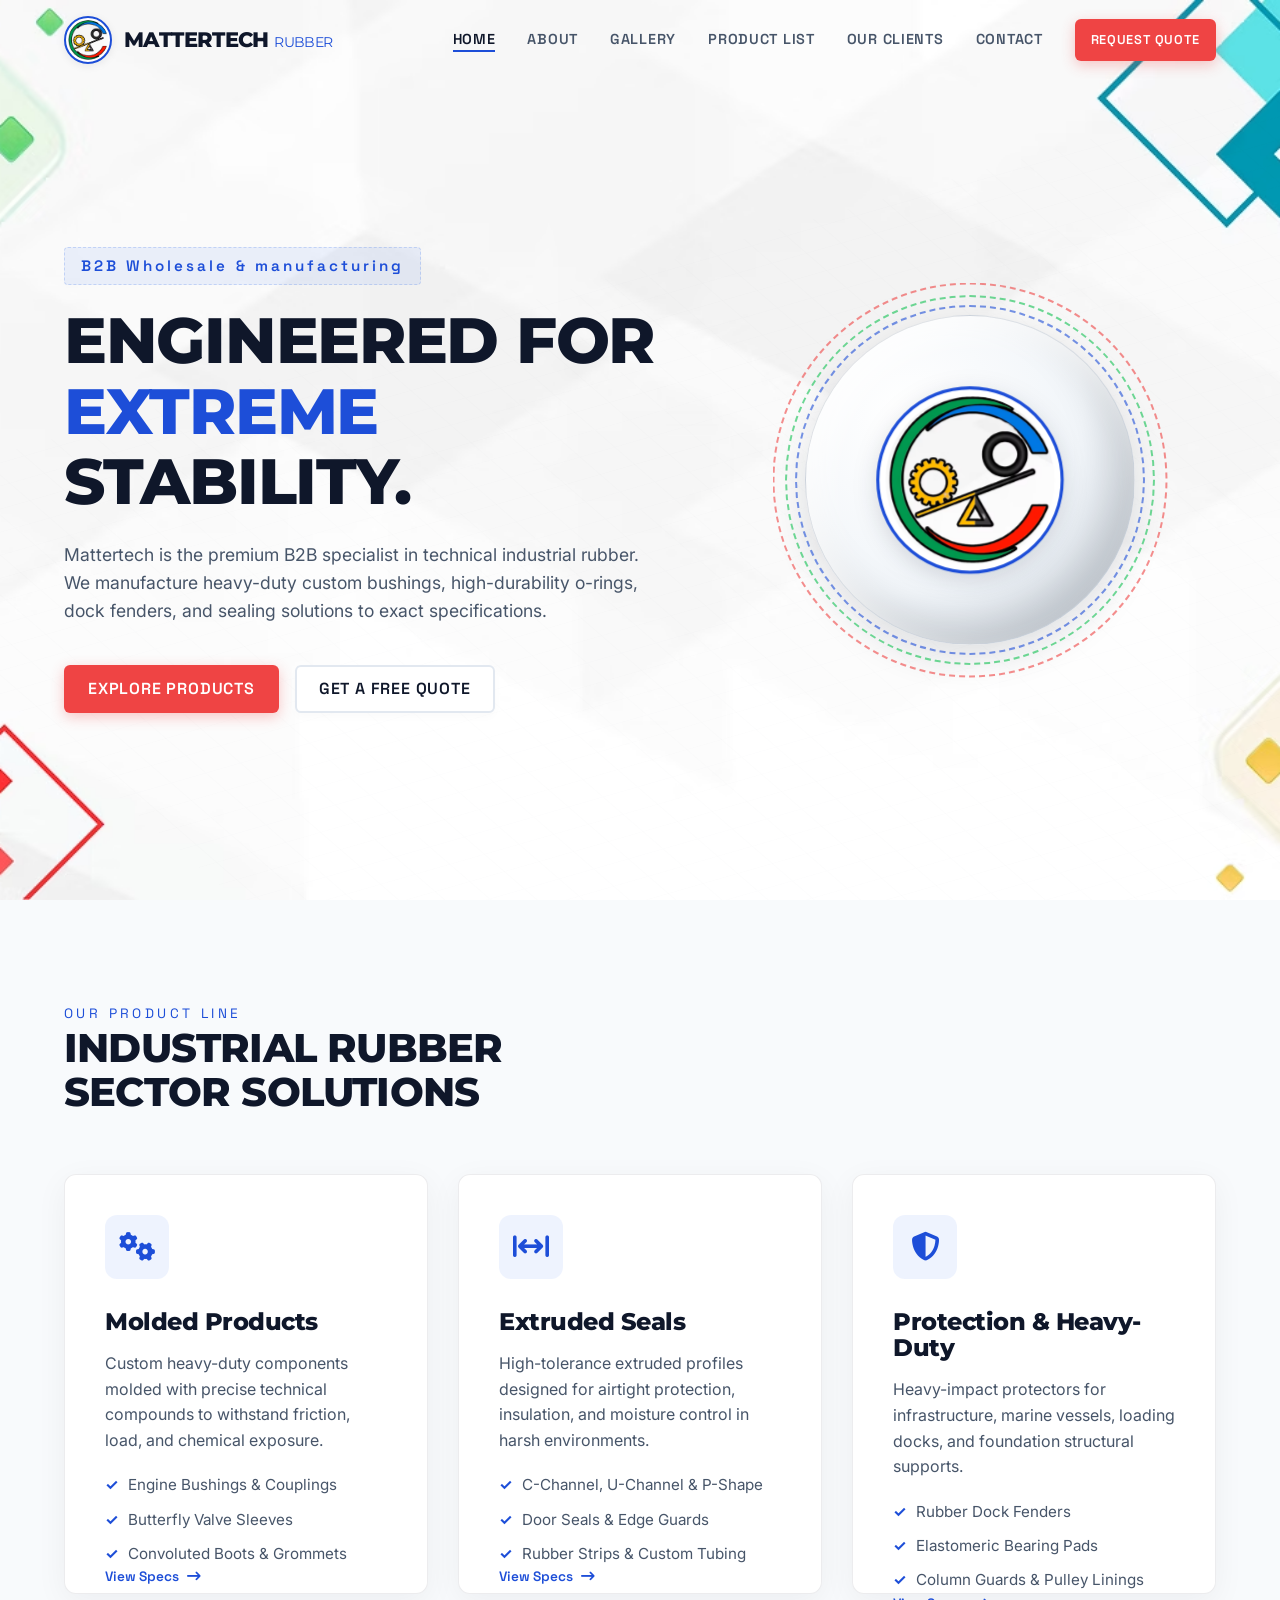
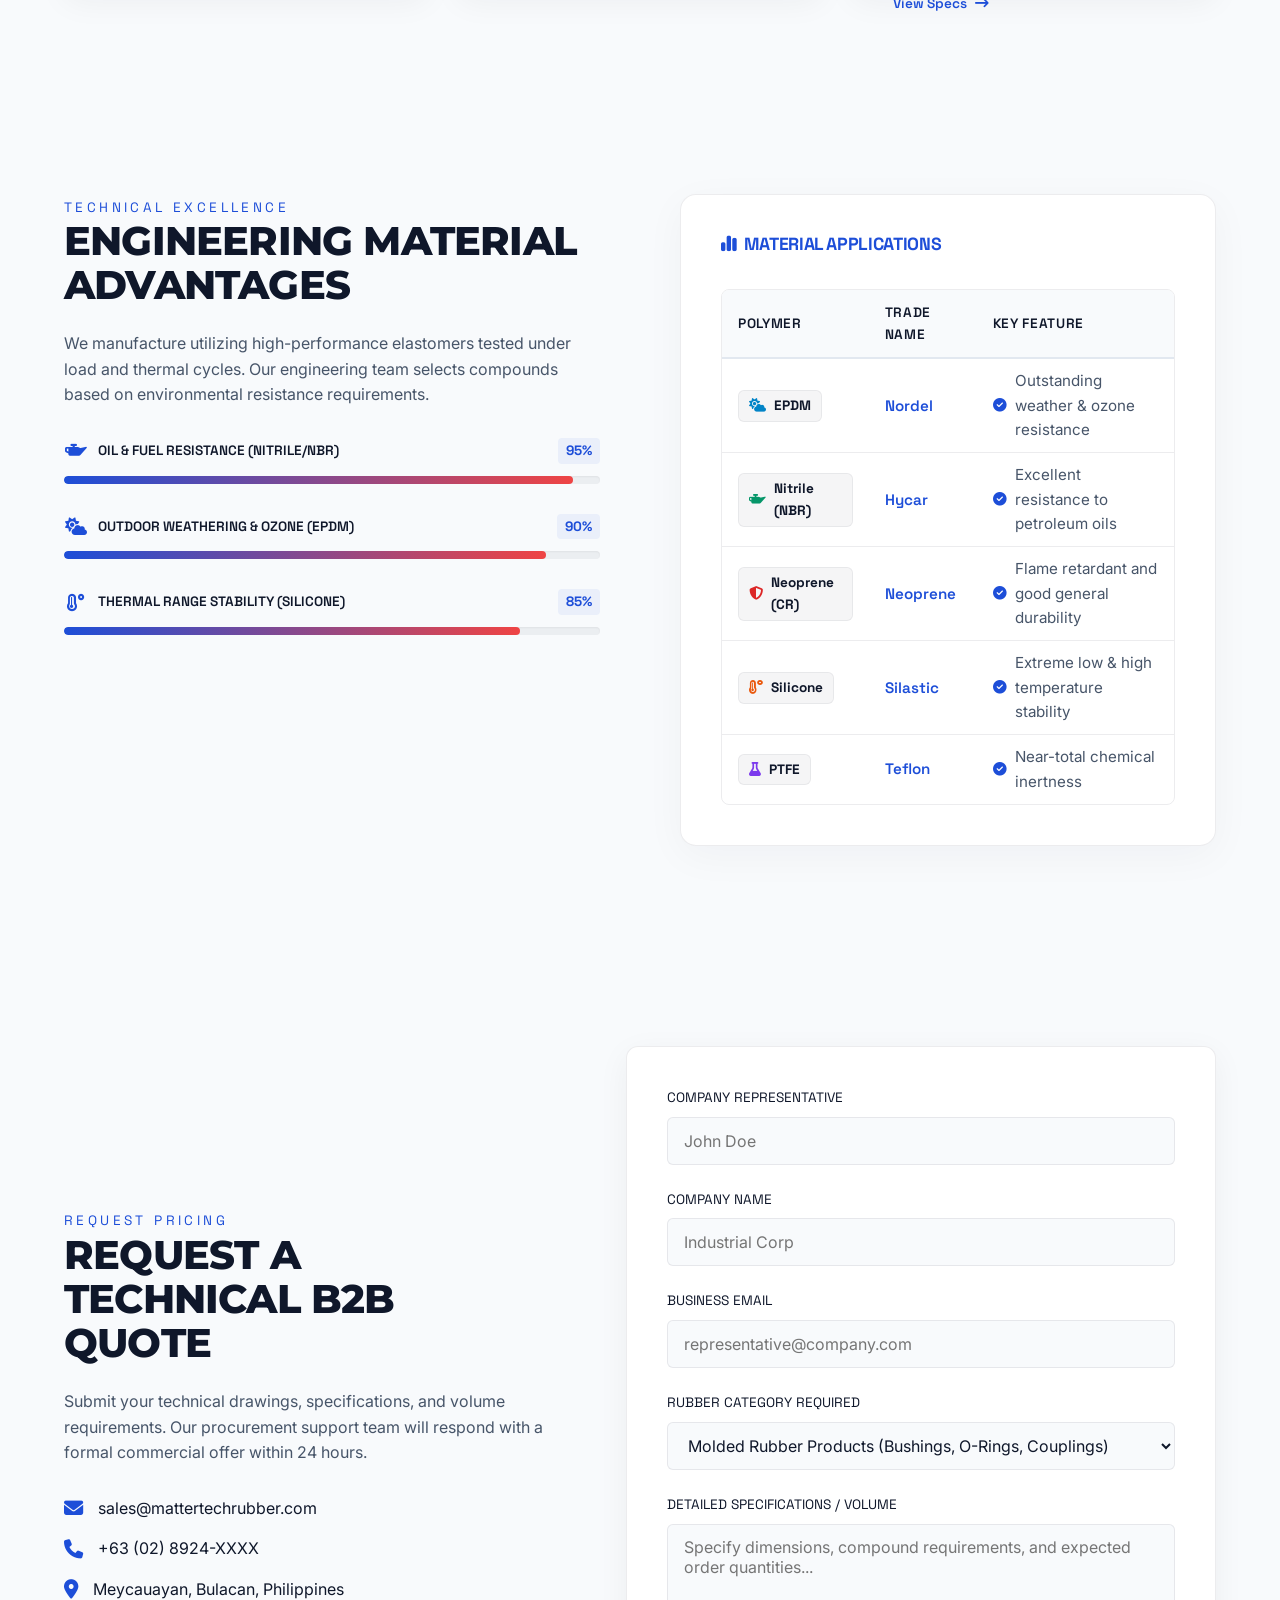
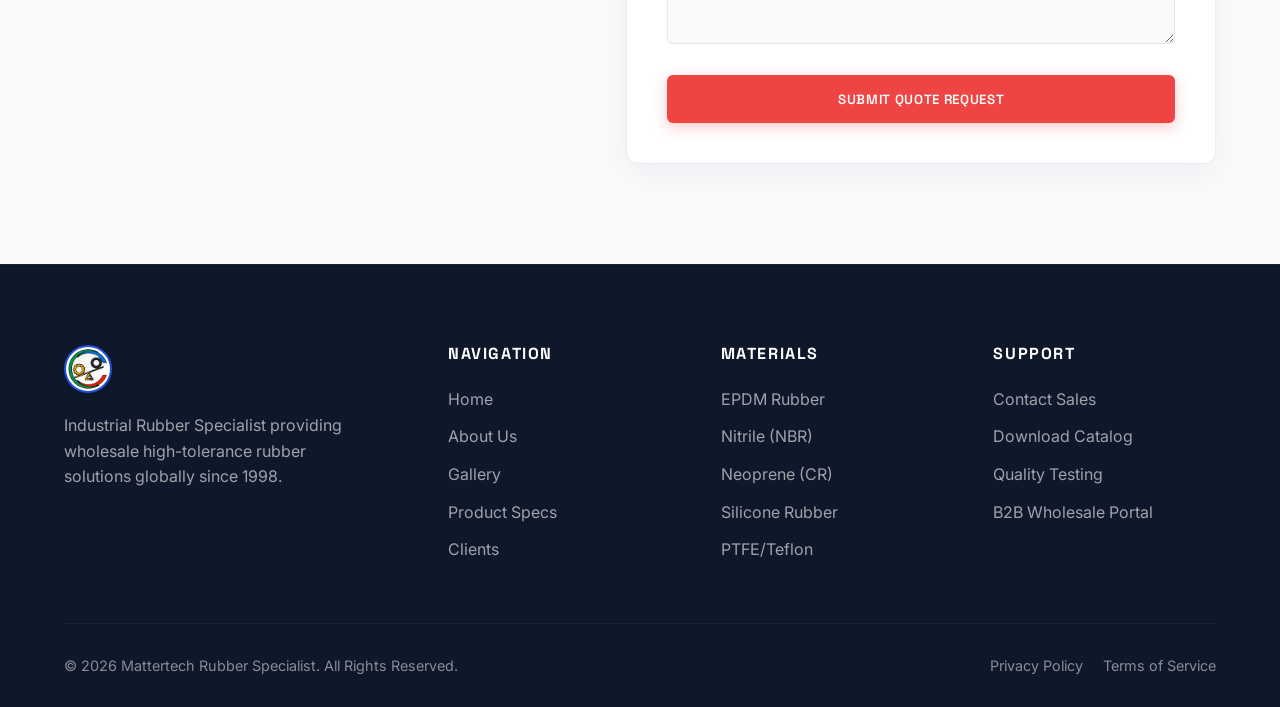
<file: index.html>
<!DOCTYPE html>
<html lang="en">
<head>
  <meta charset="UTF-8">
  <meta name="viewport" content="width=device-width, initial-scale=1.0">
  <meta http-equiv="X-UA-Compatible" content="IE=edge">
  <title>Home | Mattertech Rubber Specialist</title>
  
  <!-- SEO Meta Tags -->
  <meta name="description" content="Mattertech Rubber Specialist - Leading B2B manufacturer and distributor of specialized rubber products including Bushings, Butterfly Valve Sleeves, Dock Fenders, O-Rings, Rubber sheets, and custom molded rubber solutions.">
  <meta name="keywords" content="rubber specialist, industrial rubber, molded rubber, extruded rubber, dock fender, bushing, o-rings, rubber sheets, neoprene, EPDM, silicone, nitrile, philippines rubber">
  <meta property="og:title" content="Home | Mattertech Rubber Specialist">
  <meta property="og:description" content="Leading manufacturer and supplier of specialized industrial rubber products. Get custom molded solutions and technical material specs.">
  <meta property="og:type" content="website">
  
  <link rel="icon" sizes="192x192" href="resources/matter-tech-Logo-V1.png" type="image/png">
  <link rel="shortcut icon" href="resources/matter-tech-Logo-V1.png" type="image/png">
  
  <!-- FontAwesome Icons for Industrial Vibe -->
  <link rel="stylesheet" href="https://cdnjs.cloudflare.com/ajax/libs/font-awesome/6.4.0/css/all.min.css">
  
  <!-- Custom Core Stylesheet -->
  <link rel="stylesheet" href="index.css?v=1.3">
</head>
<body>

  <!-- 3D Spherical Gyroscopic Logo Loading Screen -->
  <div id="loader-overlay">
    <div class="loader-3d-scene">
      <div class="sphere-wrapper">
        <div class="logo-sphere"></div>
        <div class="gyro-ring x"></div>
        <div class="gyro-ring y"></div>
        <div class="gyro-ring z"></div>
      </div>
      <div class="loader-text">
        <span style="font-family: var(--font-title); font-weight: 800; letter-spacing: 0.15em;">MATTERTECH</span>
        <span style="font-size: 0.75rem; color: var(--accent-blue); letter-spacing: 0.4em;">RUBBER SPECIALIST</span>
        <div class="loader-progress-bar">
          <div class="loader-progress"></div>
        </div>
      </div>
    </div>
  </div>

  <!-- Header & Glassmorphic Navigation -->
  <header class="header-main">
    <div class="container nav-container">
      <a href="#" class="logo-wrapper">
        <img class="logo-img" src="resources/matter-tech-Logo-V1.png" alt="Mattertech Logo">
        <div class="brand-text">MATTERTECH <span style="font-weight: 400; font-size: 0.9rem; color: var(--accent-blue);">RUBBER</span></div>
      </a>
      
      <!-- Desktop Navigation Links -->
      <nav class="nav-links" id="main-nav">
        <a href="#" class="nav-link active">Home</a>
        <a href="./About _ Matttertech Rubber.html" class="nav-link">About</a>
        <a href="./Gallery _ Matttertech Rubber.html" class="nav-link">Gallery</a>
        <a href="./Product List _ Matttertech Rubber.html" class="nav-link">Product List</a>
        <a href="./Our Clients _ Matttertech Rubber.html" class="nav-link">Our Clients</a>
        <a href="./Contact _ Matttertech Rubber.html" class="nav-link">Contact</a>
        <a href="#quote" class="btn btn-primary" style="height: 42px; min-height: 42px; font-size: 0.8rem; padding: 0 16px;">Request Quote</a>
      </nav>

      <!-- Hamburger Menu Button -->
      <button class="mobile-menu-btn" id="menu-toggle" aria-label="Toggle Menu">
        <i class="fa-solid fa-bars"></i>
      </button>
    </div>
  </header>

  <!-- Hero Section -->
  <section class="hero">
    <!-- Tech Grid Parallax Background -->
    <div class="tech-grid-overlay"></div>
    
    <div class="container hero-grid">
      <div class="hero-content">
        <span class="hero-subtitle">B2B Wholesale & manufacturing</span>
        <h1 class="hero-title">ENGINEERED FOR <span style="color: var(--accent-blue);">EXTREME</span> STABILITY.</h1>
        <p class="hero-description">
          Mattertech is the premium B2B specialist in technical industrial rubber. We manufacture heavy-duty custom bushings, high-durability o-rings, dock fenders, and sealing solutions to exact specifications.
        </p>
        <div class="hero-ctas">
          <a href="./Product List _ Matttertech Rubber.html" class="btn btn-primary">Explore Products</a>
          <a href="#quote" class="btn btn-secondary">Get a Free Quote</a>
        </div>
      </div>
      
      <!-- Interactive Mouse-Tracking 3D Spherical Showcase -->
      <div class="hero-visual perspective-container">
        <div class="tilt-element hero-sphere-card" id="hero-tilt-card">
          <img class="hero-sphere-logo" src="resources/matter-tech-Logo-V1.png" alt="Mattertech Specialized Logo">
        </div>
        <div class="gyro-ring x"></div>
        <div class="gyro-ring y"></div>
        <div class="gyro-ring z"></div>
      </div>
    </div>
  </section>

  <!-- Key Product Categories -->
  <section class="categories">
    <div class="container">
      <div class="section-header">
        <span class="section-subtitle">Our Product Line</span>
        <h2 class="section-title">INDUSTRIAL RUBBER SECTOR SOLUTIONS</h2>
      </div>
      
      <div class="grid-categories perspective-container">
        <!-- Molded Rubber Products -->
        <div class="glass-panel category-card tilt-element">
          <div class="tilt-inner">
            <div class="category-icon">
              <i class="fa-solid fa-gears"></i>
            </div>
            <h3 class="category-name">Molded Products</h3>
            <p>Custom heavy-duty components molded with precise technical compounds to withstand friction, load, and chemical exposure.</p>
            <ul class="category-list">
              <li>Engine Bushings & Couplings</li>
              <li>Butterfly Valve Sleeves</li>
              <li>Convoluted Boots & Grommets</li>
            </ul>
          </div>
          <a href="./Product List _ Matttertech Rubber.html" class="category-link">View Specs <i class="fa-solid fa-arrow-right-long"></i></a>
        </div>
        
        <!-- Extruded Seals & Strips -->
        <div class="glass-panel category-card tilt-element">
          <div class="tilt-inner">
            <div class="category-icon">
              <i class="fa-solid fa-arrows-left-right-to-line"></i>
            </div>
            <h3 class="category-name">Extruded Seals</h3>
            <p>High-tolerance extruded profiles designed for airtight protection, insulation, and moisture control in harsh environments.</p>
            <ul class="category-list">
              <li>C-Channel, U-Channel & P-Shape</li>
              <li>Door Seals & Edge Guards</li>
              <li>Rubber Strips & Custom Tubing</li>
            </ul>
          </div>
          <a href="./Product List _ Matttertech Rubber.html" class="category-link">View Specs <i class="fa-solid fa-arrow-right-long"></i></a>
        </div>
        
        <!-- Heavy-Duty & Protection -->
        <div class="glass-panel category-card tilt-element">
          <div class="tilt-inner">
            <div class="category-icon">
              <i class="fa-solid fa-shield-halved"></i>
            </div>
            <h3 class="category-name">Protection & Heavy-Duty</h3>
            <p>Heavy-impact protectors for infrastructure, marine vessels, loading docks, and foundation structural supports.</p>
            <ul class="category-list">
              <li>Rubber Dock Fenders</li>
              <li>Elastomeric Bearing Pads</li>
              <li>Column Guards & Pulley Linings</li>
            </ul>
          </div>
          <a href="./Product List _ Matttertech Rubber.html" class="category-link">View Specs <i class="fa-solid fa-arrow-right-long"></i></a>
        </div>
      </div>
    </div>
  </section>

  <!-- Engineering Capabilities & Spec Table -->
  <section class="capabilities">
    <div class="container">
      <div class="cap-grid">
        <div>
          <span class="section-subtitle">Technical Excellence</span>
          <h2 class="section-title" style="margin-bottom: 24px;">ENGINEERING MATERIAL ADVANTAGES</h2>
          <p style="margin-bottom: 30px;">
            We manufacture utilizing high-performance elastomers tested under load and thermal cycles. Our engineering team selects compounds based on environmental resistance requirements.
          </p>
          <div class="cap-item">
            <div class="cap-item-header">
              <span class="cap-title-wrapper">
                <i class="fa-solid fa-oil-can cap-icon"></i>
                <span>OIL & FUEL RESISTANCE (NITRILE/NBR)</span>
              </span>
              <span class="cap-percentage">95%</span>
            </div>
            <div class="cap-bar-bg">
              <div class="cap-bar-fill" style="width: 95%;"></div>
            </div>
          </div>
          <div class="cap-item">
            <div class="cap-item-header">
              <span class="cap-title-wrapper">
                <i class="fa-solid fa-cloud-sun cap-icon"></i>
                <span>OUTDOOR WEATHERING & OZONE (EPDM)</span>
              </span>
              <span class="cap-percentage">90%</span>
            </div>
            <div class="cap-bar-bg">
              <div class="cap-bar-fill" style="width: 90%;"></div>
            </div>
          </div>
          <div class="cap-item">
            <div class="cap-item-header">
              <span class="cap-title-wrapper">
                <i class="fa-solid fa-temperature-high cap-icon"></i>
                <span>THERMAL RANGE STABILITY (SILICONE)</span>
              </span>
              <span class="cap-percentage">85%</span>
            </div>
            <div class="cap-bar-bg">
              <div class="cap-bar-fill" style="width: 85%;"></div>
            </div>
          </div>
        </div>
        
        <div class="cap-visual glass-panel">
          <h3 style="font-family: var(--font-mono); font-size: 1.1rem; margin-bottom: 20px; color: var(--accent-blue); text-transform: uppercase; display: flex; align-items: center; gap: 8px;">
            <i class="fa-solid fa-chart-simple"></i> Material Applications
          </h3>
          <div class="specs-table-wrap">
            <table class="specs-table">
              <thead>
                <tr>
                  <th>Polymer</th>
                  <th>Trade Name</th>
                  <th>Key Feature</th>
                </tr>
              </thead>
              <tbody>
                <tr>
                  <td data-label="Polymer">
                    <span class="polymer-badge">
                      <i class="fa-solid fa-cloud-sun" style="color: #0284c7;"></i>
                      EPDM
                    </span>
                  </td>
                  <td data-label="Trade Name"><span class="trade-name">Nordel</span></td>
                  <td data-label="Key Feature">
                    <span class="key-feature">
                      <i class="fa-solid fa-circle-check"></i>
                      Outstanding weather & ozone resistance
                    </span>
                  </td>
                </tr>
                <tr>
                  <td data-label="Polymer">
                    <span class="polymer-badge">
                      <i class="fa-solid fa-oil-can" style="color: #059669;"></i>
                      Nitrile (NBR)
                    </span>
                  </td>
                  <td data-label="Trade Name"><span class="trade-name">Hycar</span></td>
                  <td data-label="Key Feature">
                    <span class="key-feature">
                      <i class="fa-solid fa-circle-check"></i>
                      Excellent resistance to petroleum oils
                    </span>
                  </td>
                </tr>
                <tr>
                  <td data-label="Polymer">
                    <span class="polymer-badge">
                      <i class="fa-solid fa-shield-halved" style="color: #dc2626;"></i>
                      Neoprene (CR)
                    </span>
                  </td>
                  <td data-label="Trade Name"><span class="trade-name">Neoprene</span></td>
                  <td data-label="Key Feature">
                    <span class="key-feature">
                      <i class="fa-solid fa-circle-check"></i>
                      Flame retardant and good general durability
                    </span>
                  </td>
                </tr>
                <tr>
                  <td data-label="Polymer">
                    <span class="polymer-badge">
                      <i class="fa-solid fa-temperature-high" style="color: #ea580c;"></i>
                      Silicone
                    </span>
                  </td>
                  <td data-label="Trade Name"><span class="trade-name">Silastic</span></td>
                  <td data-label="Key Feature">
                    <span class="key-feature">
                      <i class="fa-solid fa-circle-check"></i>
                      Extreme low & high temperature stability
                    </span>
                  </td>
                </tr>
                <tr>
                  <td data-label="Polymer">
                    <span class="polymer-badge">
                      <i class="fa-solid fa-flask" style="color: #7c3aed;"></i>
                      PTFE
                    </span>
                  </td>
                  <td data-label="Trade Name"><span class="trade-name">Teflon</span></td>
                  <td data-label="Key Feature">
                    <span class="key-feature">
                      <i class="fa-solid fa-circle-check"></i>
                      Near-total chemical inertness
                    </span>
                  </td>
                </tr>
              </tbody>
            </table>
          </div>
        </div>
      </div>
    </div>
  </section>

  <!-- Quote Request B2B Lead Form -->
  <section class="quote-section" id="quote">
    <div class="container">
      <div class="quote-grid">
        <div class="quote-info">
          <span class="section-subtitle">Request pricing</span>
          <h2>REQUEST A TECHNICAL B2B QUOTE</h2>
          <p style="margin-bottom: 20px;">
            Submit your technical drawings, specifications, and volume requirements. Our procurement support team will respond with a formal commercial offer within 24 hours.
          </p>
          <div style="display: flex; flex-direction: column; gap: 15px; margin-top: 30px;">
            <div style="display: flex; align-items: center; gap: 15px; color: var(--text-dark);">
              <i class="fa-solid fa-envelope" style="color: var(--accent-blue); font-size: 1.2rem;"></i>
              <span>sales@mattertechrubber.com</span>
            </div>
            <div style="display: flex; align-items: center; gap: 15px; color: var(--text-dark);">
              <i class="fa-solid fa-phone" style="color: var(--accent-blue); font-size: 1.2rem;"></i>
              <span>+63 (02) 8924-XXXX</span>
            </div>
            <div style="display: flex; align-items: center; gap: 15px; color: var(--text-dark);">
              <i class="fa-solid fa-location-dot" style="color: var(--accent-blue); font-size: 1.2rem;"></i>
              <span>Meycauayan, Bulacan, Philippines</span>
            </div>
          </div>
        </div>
        
        <div class="glass-panel quote-card">
          <form id="lead-form">
            <div class="form-group">
              <label for="name">Company Representative</label>
              <input type="text" id="name" class="form-control" required placeholder="John Doe">
            </div>
            <div class="form-group">
              <label for="company">Company Name</label>
              <input type="text" id="company" class="form-control" required placeholder="Industrial Corp">
            </div>
            <div class="form-group">
              <label for="email">Business Email</label>
              <input type="email" id="email" class="form-control" required placeholder="representative@company.com">
            </div>
            <div class="form-group">
              <label for="product">Rubber Category Required</label>
              <select id="product" class="form-control" style="background-color: var(--bg-primary);">
                <option value="molded">Molded Rubber Products (Bushings, O-Rings, Couplings)</option>
                <option value="extruded">Extruded Seals & Profiles</option>
                <option value="heavy-duty">Heavy Duty Protection (Dock Fenders, Bearing Pads)</option>
                <option value="custom">Custom Compound Fabrication</option>
              </select>
            </div>
            <div class="form-group">
              <label for="message">Detailed Specifications / Volume</label>
              <textarea id="message" class="form-control" required placeholder="Specify dimensions, compound requirements, and expected order quantities..."></textarea>
            </div>
            <button type="submit" class="btn btn-primary" style="width: 100%; border-radius: 6px;">Submit Quote Request</button>
          </form>
          <div id="form-success" style="display: none; text-align: center; padding: 20px; font-family: var(--font-mono); color: var(--accent-blue);">
            <i class="fa-solid fa-circle-check" style="font-size: 3rem; margin-bottom: 15px; color: var(--accent-blue);"></i>
            <h3>QUOTE REQUEST TRANSMITTED</h3>
            <p style="margin-top: 10px; font-size: 0.9rem;">Our sales engineers will contact you shortly.</p>
          </div>
        </div>
      </div>
    </div>
  </section>

  <!-- Footer -->
  <footer class="footer-main">
    <div class="container">
      <div class="footer-grid">
        <div class="footer-brand">
          <div class="logo-wrapper">
            <img class="logo-img" src="resources/matter-tech-Logo-V1.png" alt="Mattertech Logo">
            <span class="brand-text">MATTERTECH</span>
          </div>
          <p class="footer-desc">
            Industrial Rubber Specialist providing wholesale high-tolerance rubber solutions globally since 1998.
          </p>
        </div>
        
        <div>
          <h4 class="footer-title">Navigation</h4>
          <ul class="footer-links">
            <li><a href="#">Home</a></li>
            <li><a href="./About _ Matttertech Rubber.html">About Us</a></li>
            <li><a href="./Gallery _ Matttertech Rubber.html">Gallery</a></li>
            <li><a href="./Product List _ Matttertech Rubber.html">Product Specs</a></li>
            <li><a href="./Our Clients _ Matttertech Rubber.html">Clients</a></li>
          </ul>
        </div>
        
        <div>
          <h4 class="footer-title">Materials</h4>
          <ul class="footer-links">
            <li><a href="#">EPDM Rubber</a></li>
            <li><a href="#">Nitrile (NBR)</a></li>
            <li><a href="#">Neoprene (CR)</a></li>
            <li><a href="#">Silicone Rubber</a></li>
            <li><a href="#">PTFE/Teflon</a></li>
          </ul>
        </div>
        
        <div>
          <h4 class="footer-title">Support</h4>
          <ul class="footer-links">
            <li><a href="./Contact _ Matttertech Rubber.html">Contact Sales</a></li>
            <li><a href="#">Download Catalog</a></li>
            <li><a href="#">Quality Testing</a></li>
            <li><a href="#">B2B Wholesale Portal</a></li>
          </ul>
        </div>
      </div>
      
      <div class="footer-bottom">
        <div>© 2026 Mattertech Rubber Specialist. All Rights Reserved.</div>
        <div style="display: flex; gap: 20px;">
          <a href="#">Privacy Policy</a>
          <a href="#">Terms of Service</a>
        </div>
      </div>
    </div>
  </footer>

  <!-- Scripts for 3D Interactions, Animations & Responsiveness -->
  <script>
    // Remove loading overlay once page resources load
    window.addEventListener('load', () => {
      setTimeout(() => {
        const loader = document.getElementById('loader-overlay');
        loader.classList.add('fade-out');
      }, 1500); // 1.5 second loading screen animation
    });

    // Sticky glassmorphic navbar on scroll
    window.addEventListener('scroll', () => {
      const header = document.querySelector('.header-main');
      if (window.scrollY > 50) {
        header.classList.add('scrolled');
      } else {
        header.classList.remove('scrolled');
      }
    });

    // Mobile Navigation Toggle
    const menuToggle = document.getElementById('menu-toggle');
    const mainNav = document.getElementById('main-nav');
    
    menuToggle.addEventListener('click', () => {
      mainNav.classList.toggle('open');
      const isOpened = mainNav.classList.contains('open');
      menuToggle.innerHTML = isOpened ? '<i class="fa-solid fa-xmark"></i>' : '<i class="fa-solid fa-bars"></i>';
    });

    // Close mobile menu on clicking links
    document.querySelectorAll('.nav-link').forEach(link => {
      link.addEventListener('click', () => {
        mainNav.classList.remove('open');
        menuToggle.innerHTML = '<i class="fa-solid fa-bars"></i>';
      });
    });

    // 3D Perspective Mouse Tilt Effect
    const tiltElements = document.querySelectorAll('.tilt-element');
    
    // Disable on mobile viewports for performance & layout consistency
    const isMobile = window.innerWidth <= 768;
    
    if (!isMobile) {
      tiltElements.forEach(element => {
        element.addEventListener('mousemove', (e) => {
          const rect = element.getBoundingClientRect();
          const x = e.clientX - rect.left; // x position within element
          const y = e.clientY - rect.top;  // y position within element
          
          const centerX = rect.width / 2;
          const centerY = rect.height / 2;
          
          // Max rotation degrees
          const maxRotateX = 15;
          const maxRotateY = 15;
          
          const rotateX = ((centerY - y) / centerY) * maxRotateX;
          const rotateY = ((x - centerX) / centerX) * maxRotateY;
          
          element.style.transform = `rotateX(${rotateX}deg) rotateY(${rotateY}deg)`;
        });
        
        element.addEventListener('mouseleave', () => {
          element.style.transform = 'rotateX(0deg) rotateY(0deg)';
        });
      });
    }

    // Lead Form Submission Animation
    const leadForm = document.getElementById('lead-form');
    const formSuccess = document.getElementById('form-success');
    
    leadForm.addEventListener('submit', (e) => {
      e.preventDefault();
      leadForm.style.display = 'none';
      formSuccess.style.display = 'block';
    });
  </script>
</body>
</html>
</file>
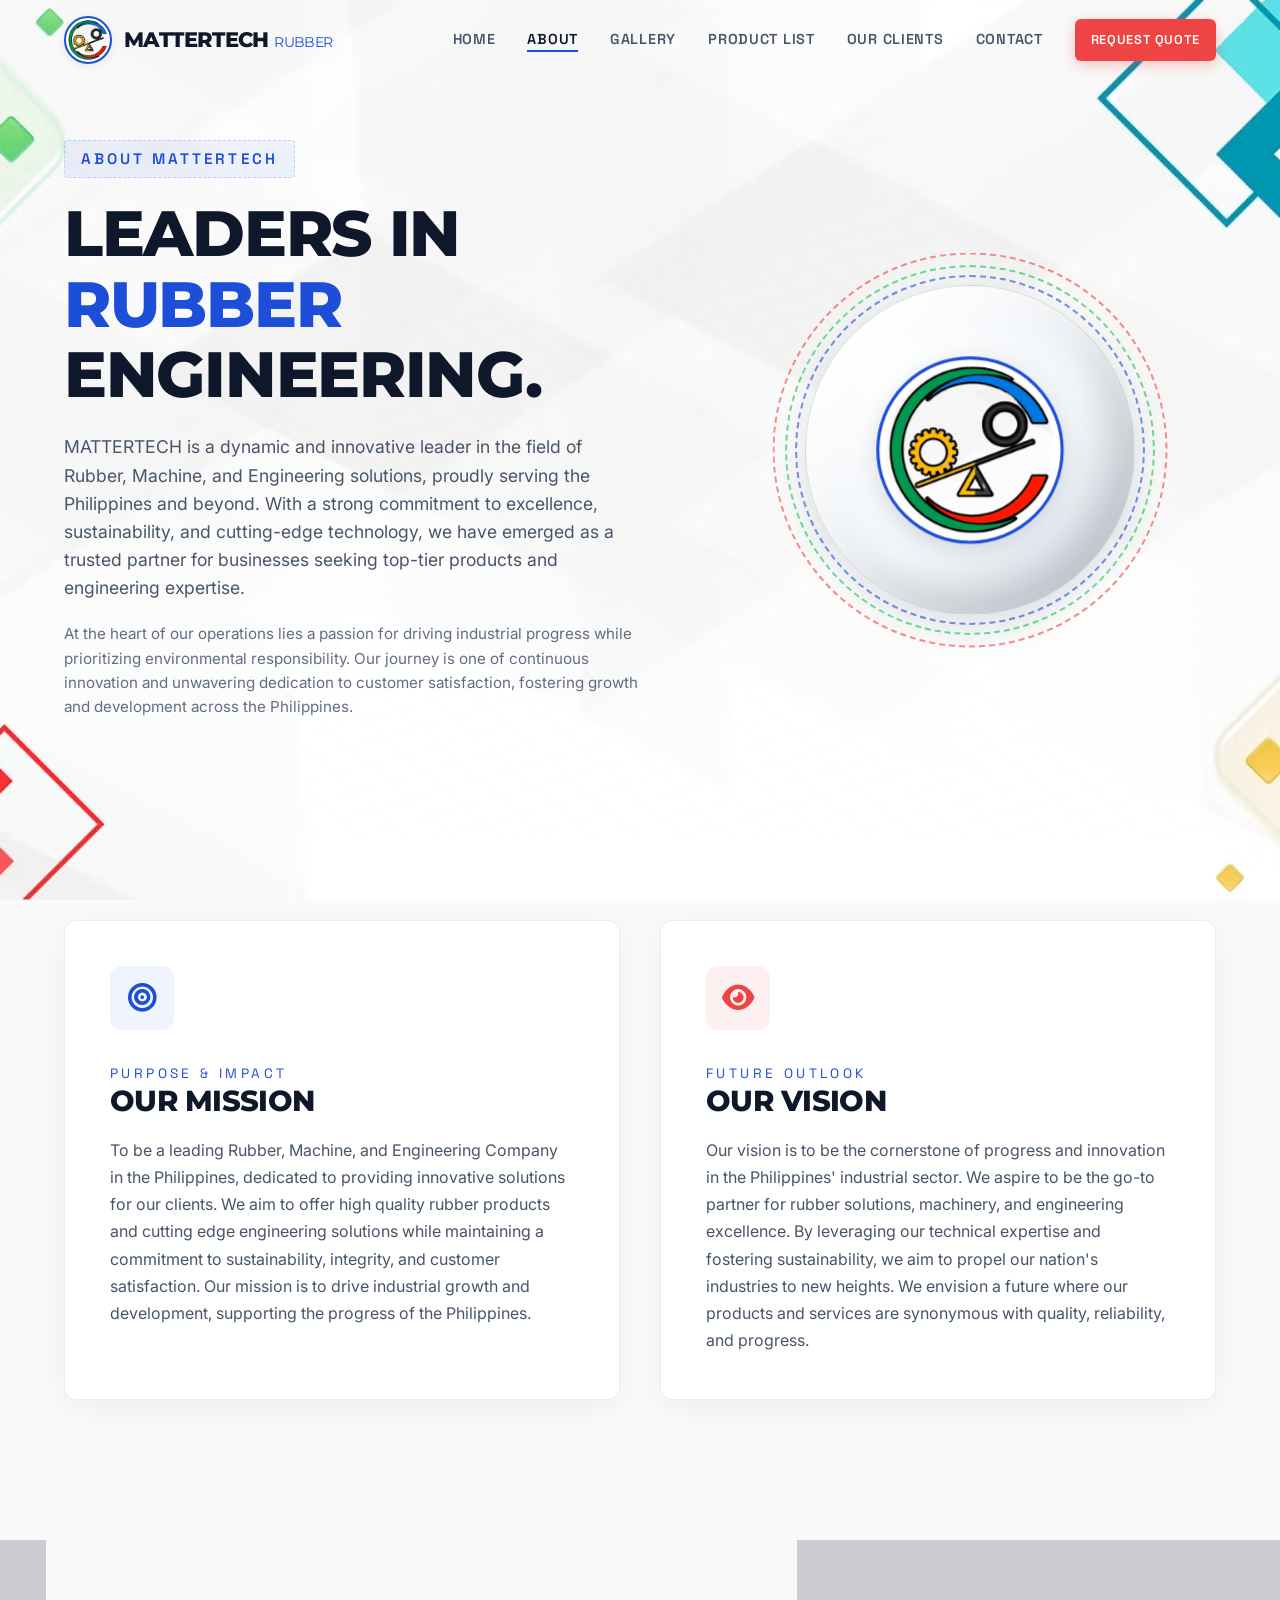
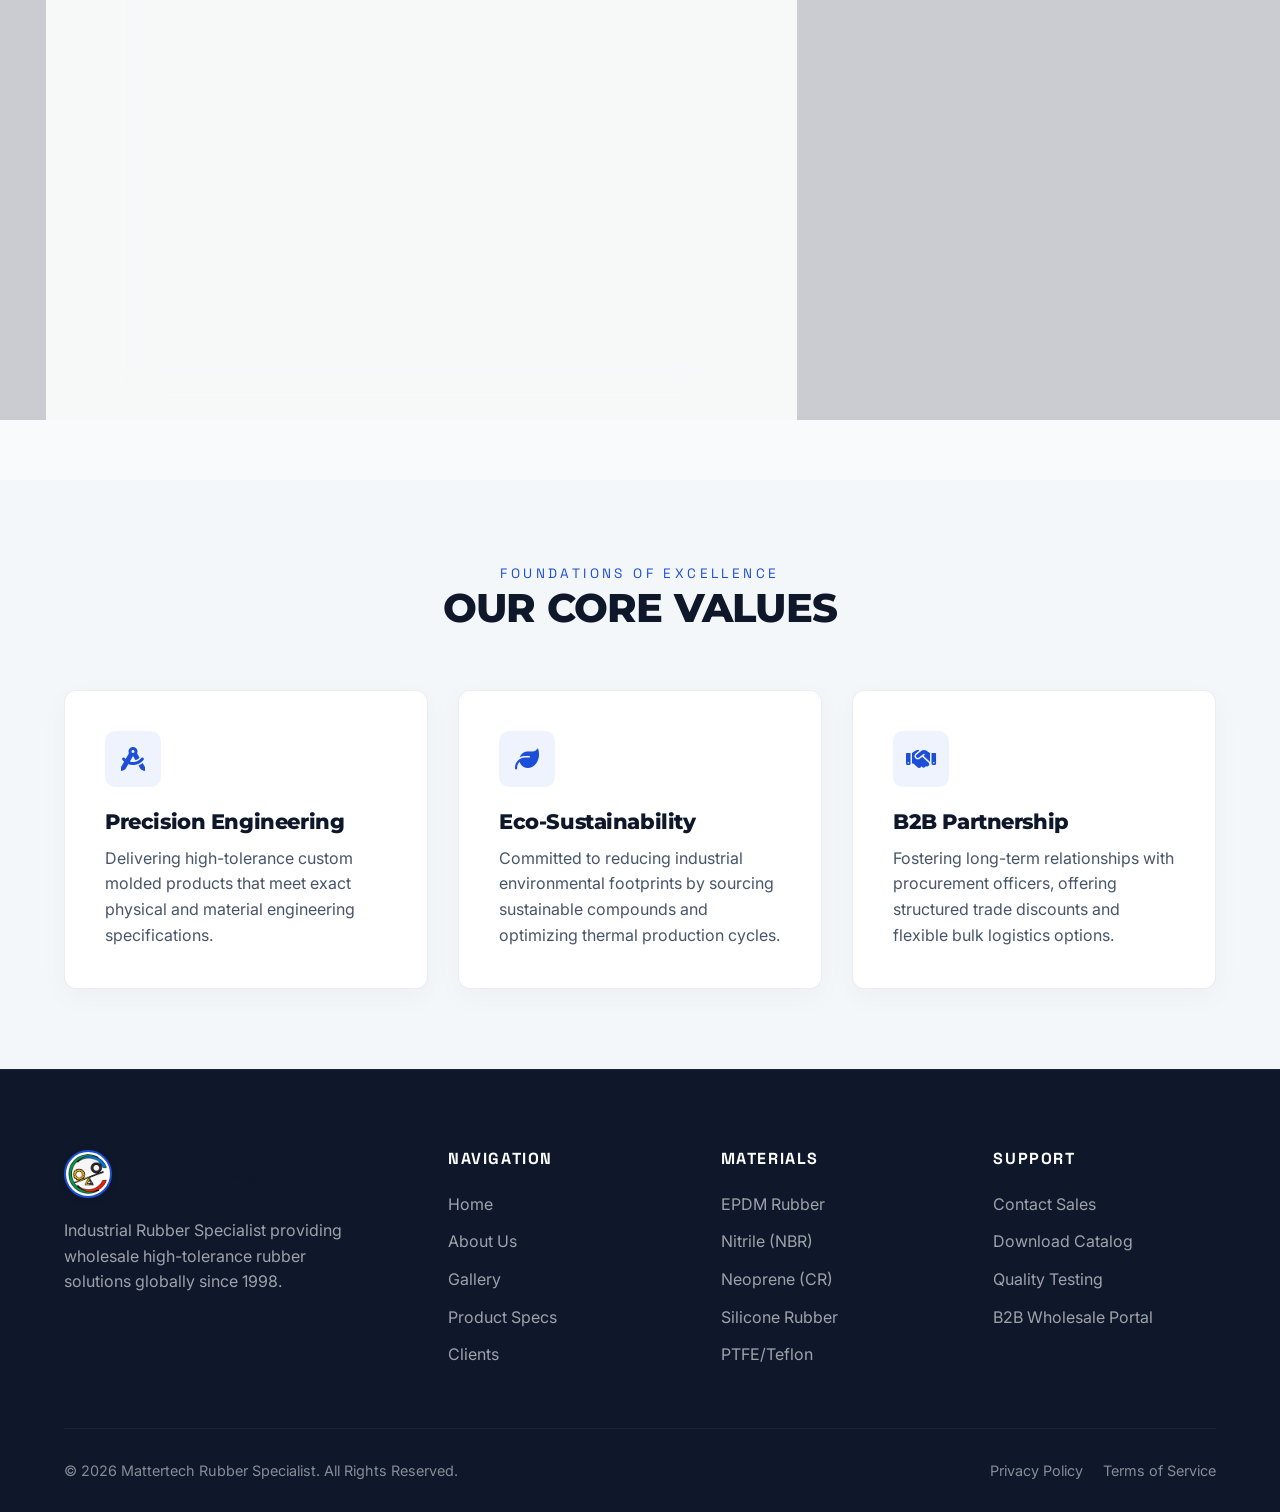
<file: About _ Matttertech Rubber.html>
<!DOCTYPE html>
<html lang="en">
<head>
  <meta charset="UTF-8">
  <meta name="viewport" content="width=device-width, initial-scale=1.0">
  <meta http-equiv="X-UA-Compatible" content="IE=edge">
  <title>About | Mattertech Rubber Specialist</title>
  
  <!-- SEO Meta Tags -->
  <meta name="description" content="Mattertech Rubber Specialist - About our company, mission, vision, and core B2B industrial rubber engineering values. Serving the Philippines with precision molded and extruded solutions.">
  <meta name="keywords" content="about mattertech, rubber specialist, company mission, industrial manufacturing company, custom rubber manufacturer, bulacan rubber, philippines supplier">
  <meta property="og:title" content="About | Mattertech Rubber Specialist">
  <meta property="og:description" content="Learn about Mattertech's mission, vision, and core industrial engineering values. Serving procurement managers and wholesale B2B partners.">
  <meta property="og:type" content="website">
  
  <link rel="icon" sizes="192x192" href="resources/matter-tech-Logo-V1.png" type="image/png">
  <link rel="shortcut icon" href="resources/matter-tech-Logo-V1.png" type="image/png">
  
  <!-- FontAwesome Icons for Industrial Vibe -->
  <link rel="stylesheet" href="https://cdnjs.cloudflare.com/ajax/libs/font-awesome/6.4.0/css/all.min.css">
  
  <!-- Custom Core Stylesheet -->
  <link rel="stylesheet" href="index.css">
</head>
<body>

  <!-- 3D Spherical Gyroscopic Logo Loading Screen -->
  <div id="loader-overlay">
    <div class="loader-3d-scene">
      <div class="sphere-wrapper">
        <div class="logo-sphere"></div>
        <div class="gyro-ring x"></div>
        <div class="gyro-ring y"></div>
        <div class="gyro-ring z"></div>
      </div>
      <div class="loader-text">
        <span style="font-family: var(--font-title); font-weight: 800; letter-spacing: 0.15em;">MATTERTECH</span>
        <span style="font-size: 0.75rem; color: var(--accent-blue); letter-spacing: 0.4em;">RUBBER SPECIALIST</span>
        <div class="loader-progress-bar">
          <div class="loader-progress"></div>
        </div>
      </div>
    </div>
  </div>

  <!-- Header & Glassmorphic Navigation -->
  <header class="header-main">
    <div class="container nav-container">
      <a href="./Home _ Matttertech Rubber.html" class="logo-wrapper">
        <img class="logo-img" src="resources/matter-tech-Logo-V1.png" alt="Mattertech Logo">
        <div class="brand-text">MATTERTECH <span style="font-weight: 400; font-size: 0.9rem; color: var(--accent-blue);">RUBBER</span></div>
      </a>
      
      <!-- Desktop Navigation Links -->
      <nav class="nav-links" id="main-nav">
        <a href="./Home _ Matttertech Rubber.html" class="nav-link">Home</a>
        <a href="#" class="nav-link active">About</a>
        <a href="./Gallery _ Matttertech Rubber.html" class="nav-link">Gallery</a>
        <a href="./Product List _ Matttertech Rubber.html" class="nav-link">Product List</a>
        <a href="./Our Clients _ Matttertech Rubber.html" class="nav-link">Our Clients</a>
        <a href="./Contact _ Matttertech Rubber.html" class="nav-link">Contact</a>
        <a href="./Home _ Matttertech Rubber.html#quote" class="btn btn-primary" style="height: 42px; min-height: 42px; font-size: 0.8rem; padding: 0 16px;">Request Quote</a>
      </nav>

      <!-- Hamburger Menu Button -->
      <button class="mobile-menu-btn" id="menu-toggle" aria-label="Toggle Menu">
        <i class="fa-solid fa-bars"></i>
      </button>
    </div>
  </header>

  <!-- About Hero Section -->
  <section class="about-hero">
    <!-- Tech Grid Overlay -->
    <div class="tech-grid-overlay"></div>
    
    <div class="container hero-grid">
      <div class="hero-content">
        <span class="hero-subtitle">ABOUT MATTERTECH</span>
        <h1 class="hero-title">LEADERS IN <span style="color: var(--accent-blue);">RUBBER</span> ENGINEERING.</h1>
        <p class="hero-description">
          MATTERTECH is a dynamic and innovative leader in the field of Rubber, Machine, and Engineering solutions, proudly serving the Philippines and beyond. With a strong commitment to excellence, sustainability, and cutting-edge technology, we have emerged as a trusted partner for businesses seeking top-tier products and engineering expertise. 
        </p>
        <p class="hero-description" style="margin-top: -20px; font-size: 0.95rem; opacity: 0.85;">
          At the heart of our operations lies a passion for driving industrial progress while prioritizing environmental responsibility. Our journey is one of continuous innovation and unwavering dedication to customer satisfaction, fostering growth and development across the Philippines.
        </p>
      </div>
      
      <!-- 3D Gyroscopic Sphere Logo Showcase -->
      <div class="hero-visual perspective-container">
        <div class="tilt-element hero-sphere-card" id="hero-tilt-card">
          <img class="hero-sphere-logo" src="resources/matter-tech-Logo-V1.png" alt="Mattertech Specialized Logo">
        </div>
        <div class="gyro-ring x"></div>
        <div class="gyro-ring y"></div>
        <div class="gyro-ring z"></div>
      </div>
    </div>
  </section>

  <!-- Mission & Vision Section -->
  <section class="about-vision-mission">
    <div class="container">
      <div class="grid-vision-mission perspective-container">
        <!-- Mission Panel -->
        <div class="glass-panel mission-card tilt-element">
          <div class="tilt-inner">
            <div class="category-icon" style="background: rgba(37, 99, 235, 0.08); color: var(--accent-blue);">
              <i class="fa-solid fa-bullseye"></i>
            </div>
            <span class="section-subtitle">Purpose & Impact</span>
            <h3>OUR MISSION</h3>
            <p style="font-size: 1rem; line-height: 1.7; color: var(--text-muted);">
              To be a leading Rubber, Machine, and Engineering Company in the Philippines, dedicated to providing innovative solutions for our clients. We aim to offer high quality rubber products and cutting edge engineering solutions while maintaining a commitment to sustainability, integrity, and customer satisfaction. Our mission is to drive industrial growth and development, supporting the progress of the Philippines.
            </p>
          </div>
        </div>
        
        <!-- Vision Panel -->
        <div class="glass-panel vision-card tilt-element">
          <div class="tilt-inner">
            <div class="category-icon" style="background: rgba(239, 68, 68, 0.08); color: var(--accent-red);">
              <i class="fa-solid fa-eye"></i>
            </div>
            <span class="section-subtitle">Future Outlook</span>
            <h3>OUR VISION</h3>
            <p style="font-size: 1rem; line-height: 1.7; color: var(--text-muted);">
              Our vision is to be the cornerstone of progress and innovation in the Philippines' industrial sector. We aspire to be the go-to partner for rubber solutions, machinery, and engineering excellence. By leveraging our technical expertise and fostering sustainability, we aim to propel our nation's industries to new heights. We envision a future where our products and services are synonymous with quality, reliability, and progress.
            </p>
          </div>
        </div>
      </div>
    </div>
  </section>

  <!-- Scroll-Driven Parallax Highlight Section -->
  <section class="about-parallax-section">
    <!-- Parallax Image Layer -->
    <img class="parallax-img-layer" id="parallax-img" src="./About _ Matttertech Rubber_files/c1a197_daed9f01dced4c2fa75c55c0dd4b63dd~mv2.png" alt="Industrial Manufacturing Workshop">
    <!-- Dark Glass Overlay -->
    <div class="parallax-overlay"></div>
    
    <div class="container parallax-content">
      <div class="parallax-card glass-panel">
        <span class="section-subtitle" style="color: var(--accent-blue);">Technical Standards</span>
        <h2>MANUFACTURING ADVANTAGES</h2>
        <p style="margin-bottom: 25px; color: var(--text-muted);">
          Our Bulacan-based manufacturing facility utilizes rigorous high-tolerance standards to serve bulk corporate procurement needs across the archipelago.
        </p>
        <ul class="parallax-features">
          <li>
            <i class="fa-solid fa-circle-check"></i>
            <span>Custom compounding (NBR, EPDM, CR, Silicone)</span>
          </li>
          <li>
            <i class="fa-solid fa-circle-check"></i>
            <span>Rigorous load & pressure cycle testing</span>
          </li>
          <li>
            <i class="fa-solid fa-circle-check"></i>
            <span>ISO-compliant B2B wholesale supply chain</span>
          </li>
          <li>
            <i class="fa-solid fa-circle-check"></i>
            <span>Rapid CAD file & drawing-to-molding turnaround</span>
          </li>
        </ul>
      </div>
    </div>
  </section>

  <!-- Core Values Section -->
  <section class="about-values">
    <div class="container">
      <div class="section-header" style="text-align: center; margin-left: auto; margin-right: auto;">
        <span class="section-subtitle">Foundations of Excellence</span>
        <h2 class="section-title">OUR CORE VALUES</h2>
      </div>
      
      <div class="grid-values">
        <!-- Value 1 -->
        <div class="value-card">
          <div class="value-icon">
            <i class="fa-solid fa-compass-drafting"></i>
          </div>
          <h3>Precision Engineering</h3>
          <p>Delivering high-tolerance custom molded products that meet exact physical and material engineering specifications.</p>
        </div>
        
        <!-- Value 2 -->
        <div class="value-card">
          <div class="value-icon">
            <i class="fa-solid fa-leaf"></i>
          </div>
          <h3>Eco-Sustainability</h3>
          <p>Committed to reducing industrial environmental footprints by sourcing sustainable compounds and optimizing thermal production cycles.</p>
        </div>
        
        <!-- Value 3 -->
        <div class="value-card">
          <div class="value-icon">
            <i class="fa-solid fa-handshake"></i>
          </div>
          <h3>B2B Partnership</h3>
          <p>Fostering long-term relationships with procurement officers, offering structured trade discounts and flexible bulk logistics options.</p>
        </div>
      </div>
    </div>
  </section>

  <!-- Footer -->
  <footer class="footer-main">
    <div class="container">
      <div class="footer-grid">
        <div class="footer-brand">
          <div class="logo-wrapper">
            <img class="logo-img" src="resources/matter-tech-Logo-V1.png" alt="Mattertech Logo">
            <span class="brand-text">MATTERTECH</span>
          </div>
          <p class="footer-desc">
            Industrial Rubber Specialist providing wholesale high-tolerance rubber solutions globally since 1998.
          </p>
        </div>
        
        <div>
          <h4 class="footer-title">Navigation</h4>
          <ul class="footer-links">
            <li><a href="./Home _ Matttertech Rubber.html">Home</a></li>
            <li><a href="#">About Us</a></li>
            <li><a href="./Gallery _ Matttertech Rubber.html">Gallery</a></li>
            <li><a href="./Product List _ Matttertech Rubber.html">Product Specs</a></li>
            <li><a href="./Our Clients _ Matttertech Rubber.html">Clients</a></li>
          </ul>
        </div>
        
        <div>
          <h4 class="footer-title">Materials</h4>
          <ul class="footer-links">
            <li><a href="#">EPDM Rubber</a></li>
            <li><a href="#">Nitrile (NBR)</a></li>
            <li><a href="#">Neoprene (CR)</a></li>
            <li><a href="#">Silicone Rubber</a></li>
            <li><a href="#">PTFE/Teflon</a></li>
          </ul>
        </div>
        
        <div>
          <h4 class="footer-title">Support</h4>
          <ul class="footer-links">
            <li><a href="./Contact _ Matttertech Rubber.html">Contact Sales</a></li>
            <li><a href="#">Download Catalog</a></li>
            <li><a href="#">Quality Testing</a></li>
            <li><a href="#">B2B Wholesale Portal</a></li>
          </ul>
        </div>
      </div>
      
      <div class="footer-bottom">
        <div>© 2026 Mattertech Rubber Specialist. All Rights Reserved.</div>
        <div style="display: flex; gap: 20px;">
          <a href="#">Privacy Policy</a>
          <a href="#">Terms of Service</a>
        </div>
      </div>
    </div>
  </footer>

  <!-- Scripts for 3D Interactions, Animations & Responsiveness -->
  <script>
    // Remove loading overlay once page resources load
    window.addEventListener('load', () => {
      setTimeout(() => {
        const loader = document.getElementById('loader-overlay');
        loader.classList.add('fade-out');
      }, 1500); // 1.5 second loading screen animation
    });

    // Sticky glassmorphic navbar on scroll
    window.addEventListener('scroll', () => {
      const header = document.querySelector('.header-main');
      if (window.scrollY > 50) {
        header.classList.add('scrolled');
      } else {
        header.classList.remove('scrolled');
      }
    });

    // Mobile Navigation Toggle
    const menuToggle = document.getElementById('menu-toggle');
    const mainNav = document.getElementById('main-nav');
    
    menuToggle.addEventListener('click', () => {
      mainNav.classList.toggle('open');
      const isOpened = mainNav.classList.contains('open');
      menuToggle.innerHTML = isOpened ? '<i class="fa-solid fa-xmark"></i>' : '<i class="fa-solid fa-bars"></i>';
    });

    // Close mobile menu on clicking links
    document.querySelectorAll('.nav-link').forEach(link => {
      link.addEventListener('click', () => {
        mainNav.classList.remove('open');
        menuToggle.innerHTML = '<i class="fa-solid fa-bars"></i>';
      });
    });

    // 3D Perspective Mouse Tilt Effect
    const tiltElements = document.querySelectorAll('.tilt-element');
    const isMobile = window.innerWidth <= 768;
    
    if (!isMobile) {
      tiltElements.forEach(element => {
        element.addEventListener('mousemove', (e) => {
          const rect = element.getBoundingClientRect();
          const x = e.clientX - rect.left;
          const y = e.clientY - rect.top;
          
          const centerX = rect.width / 2;
          const centerY = rect.height / 2;
          
          const maxRotateX = 12;
          const maxRotateY = 12;
          
          const rotateX = ((centerY - y) / centerY) * maxRotateX;
          const rotateY = ((x - centerX) / centerX) * maxRotateY;
          
          element.style.transform = `rotateX(${rotateX}deg) rotateY(${rotateY}deg)`;
        });
        
        element.addEventListener('mouseleave', () => {
          element.style.transform = 'rotateX(0deg) rotateY(0deg)';
        });
      });
    }

    // Scroll-driven Parallax effect script
    const parallaxImg = document.getElementById('parallax-img');
    
    window.addEventListener('scroll', () => {
      if (!isMobile && parallaxImg) {
        const rect = parallaxImg.parentElement.getBoundingClientRect();
        const scrollPosition = window.scrollY || window.pageYOffset;
        const parentTop = rect.top + scrollPosition;
        const speed = 0.3; // Parallax factor
        
        // Calculate offset translation based on viewport enter point
        const offset = (scrollPosition - parentTop) * speed;
        parallaxImg.style.transform = `translate3d(0, ${offset}px, 0)`;
      } else if (parallaxImg) {
        parallaxImg.style.transform = 'none';
      }
    });
  </script>
</body>
</html>
</file>
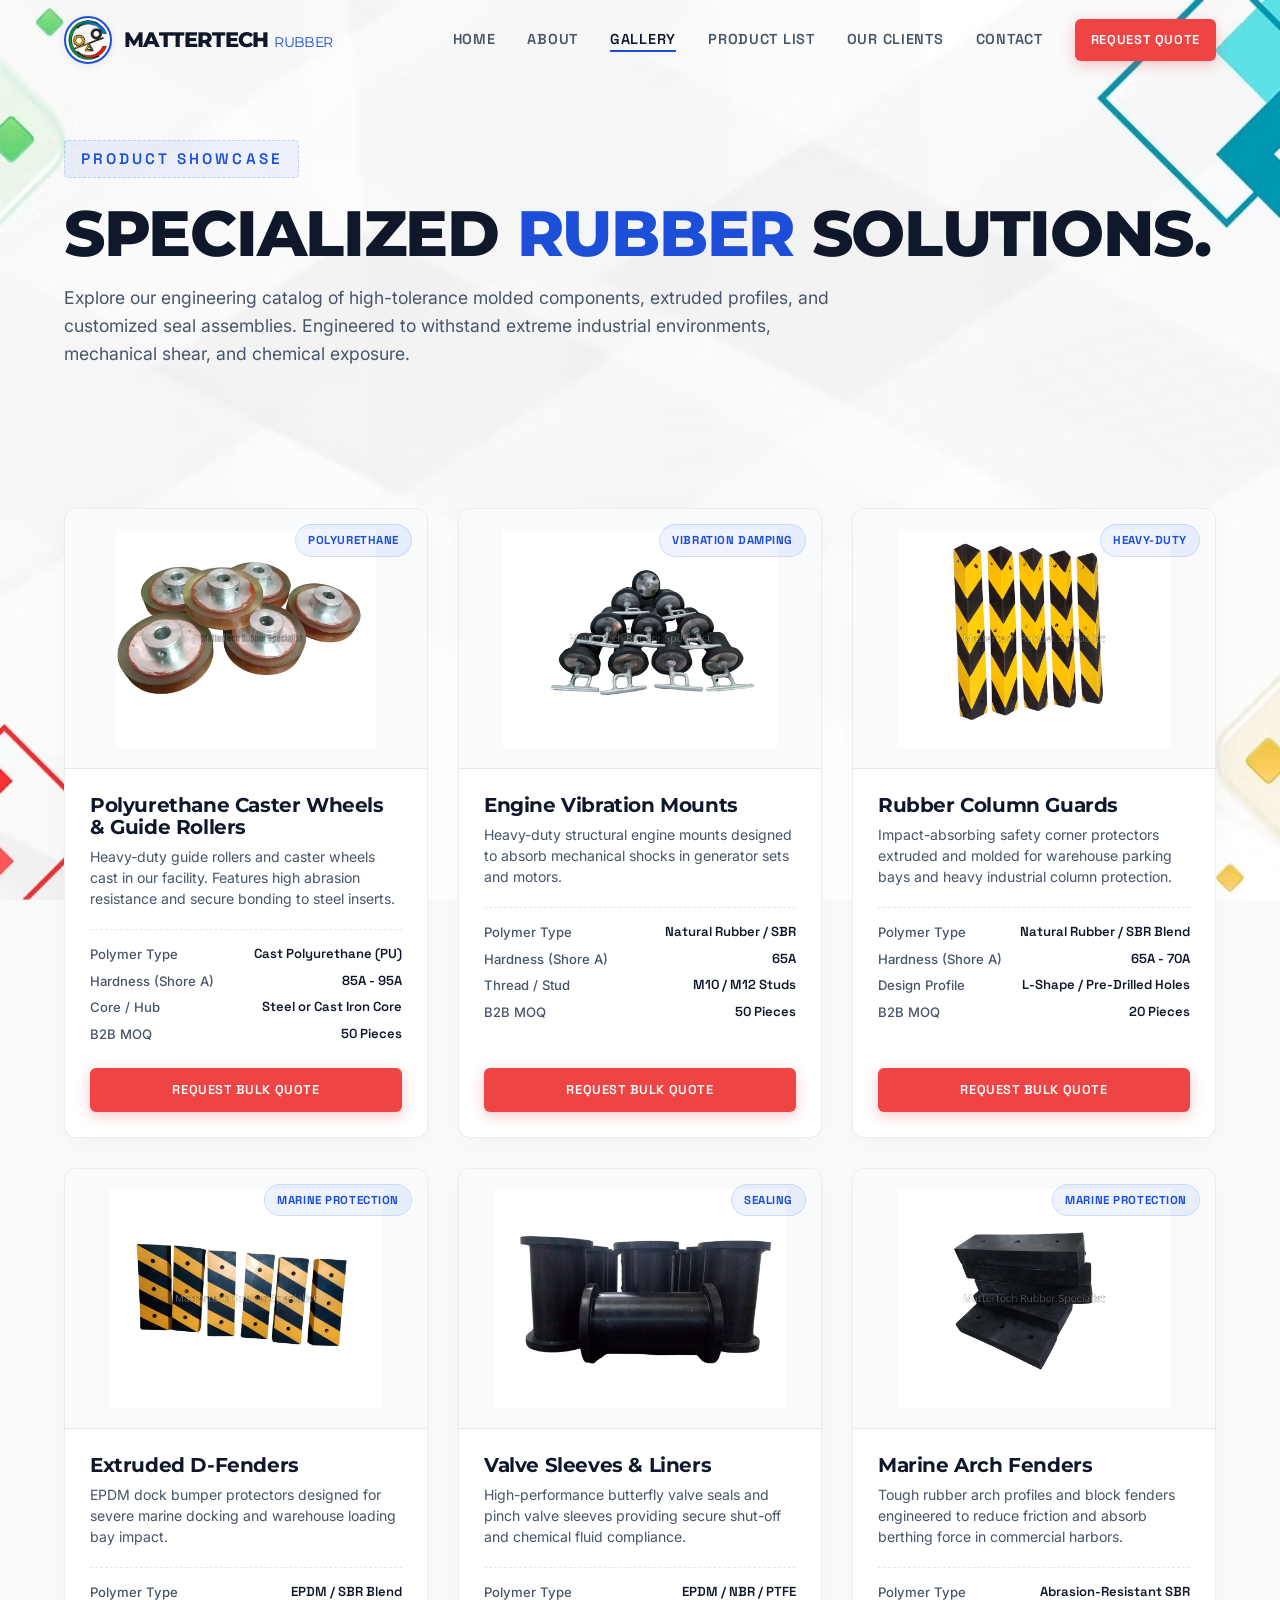
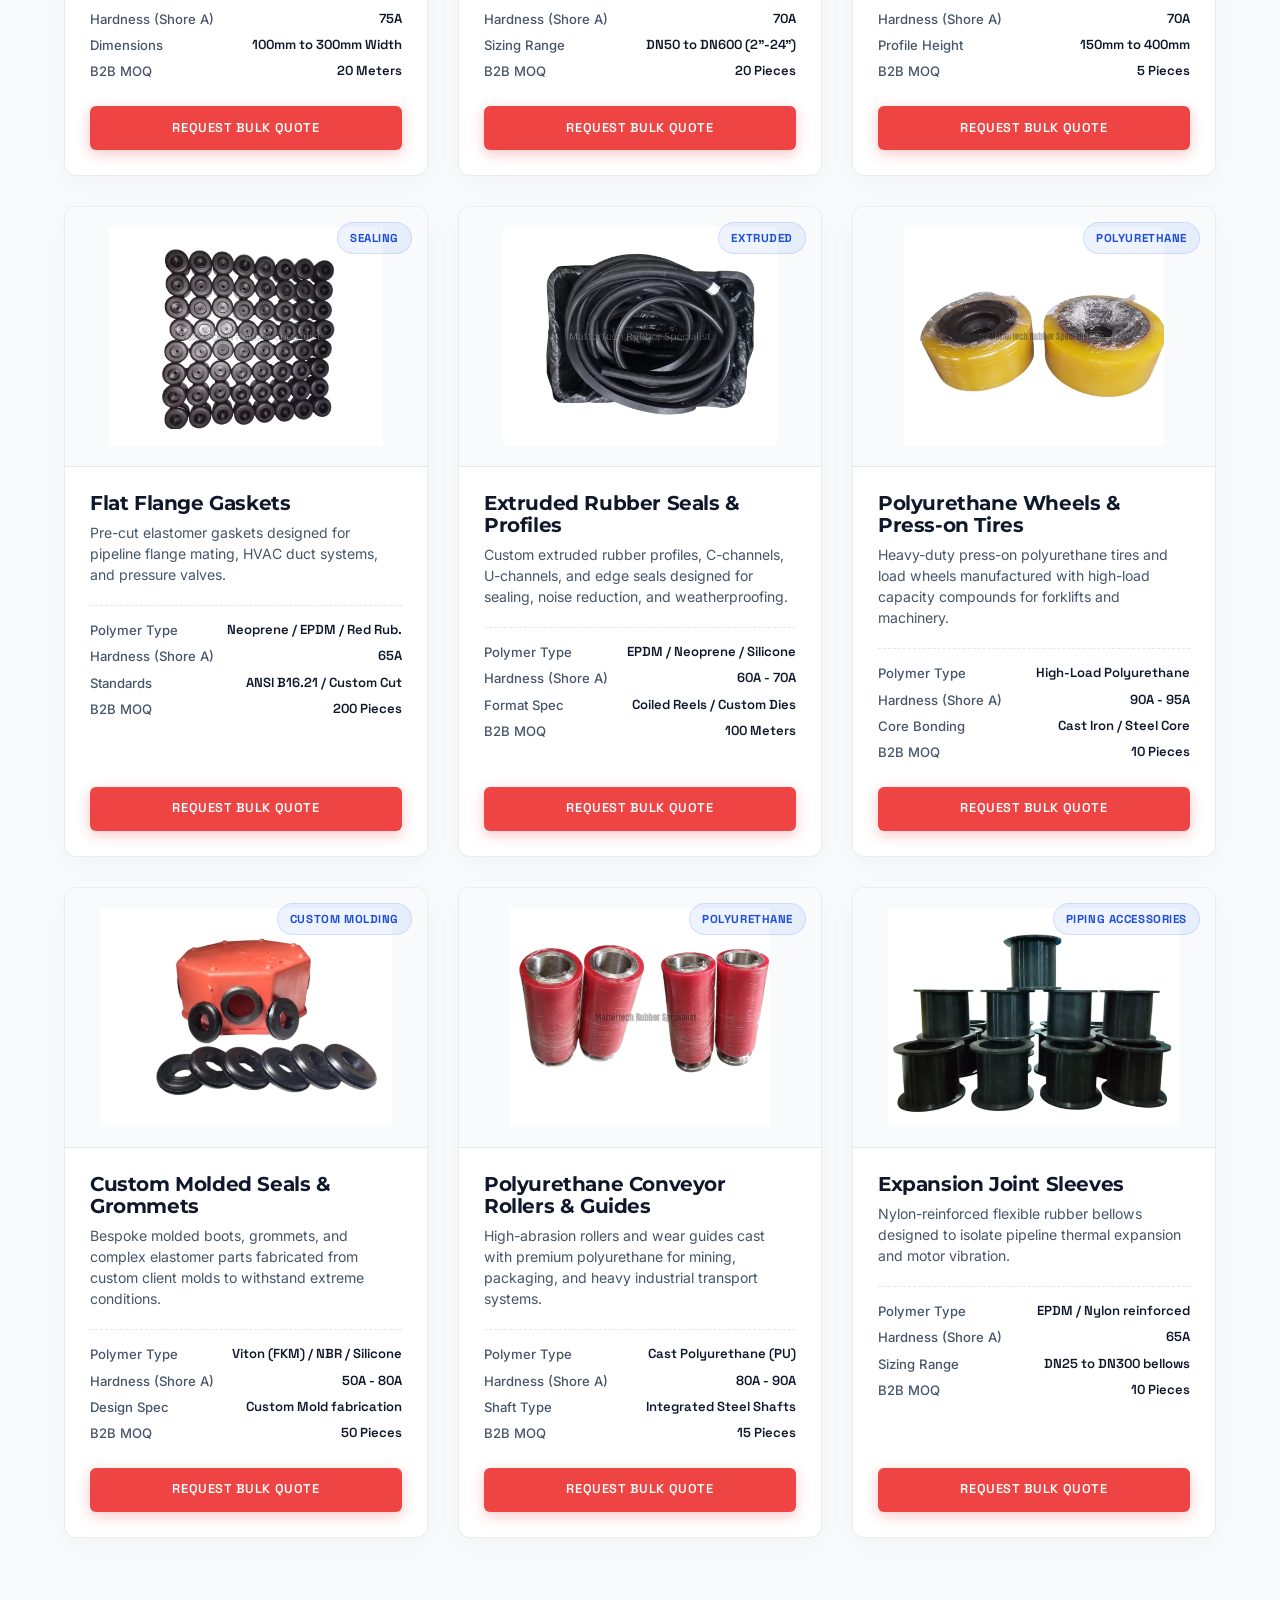
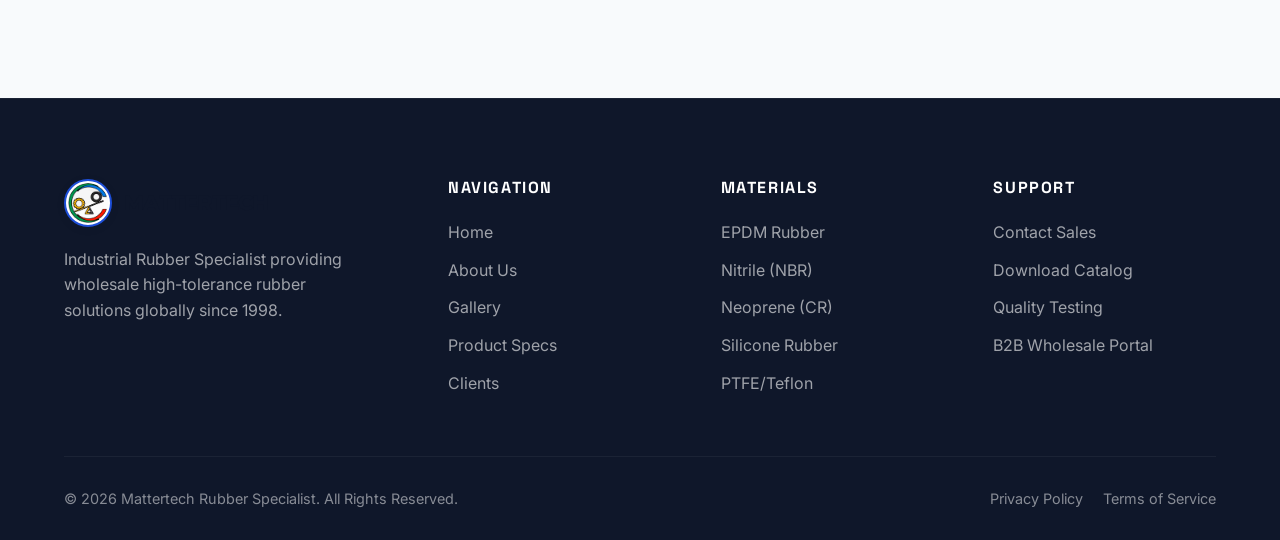
<file: Gallery _ Matttertech Rubber.html>
<!DOCTYPE html>
<html lang="en">

<head>
  <meta charset="UTF-8">
  <meta name="viewport" content="width=device-width, initial-scale=1.0">
  <meta http-equiv="X-UA-Compatible" content="IE=edge">
  <title>Specialized Product Gallery | Mattertech Rubber Specialist</title>

  <!-- SEO Meta Tags -->
  <meta name="description"
    content="Explore our specialized B2B industrial rubber product gallery. High-tolerance molded bushings, marine fenders, valve sleeves, O-rings, and custom sealing solutions. Manufactured in Bulacan, Philippines.">
  <meta name="keywords"
    content="rubber product gallery, specialized rubber molding, industrial gaskets Bulacan, marine fenders, custom o-rings, rubber bushings Philippines, bulk rubber supply">
  <meta property="og:title" content="Specialized Product Gallery | Mattertech Rubber Specialist">
  <meta property="og:description"
    content="Explore Mattertech's high-tolerance custom molded and extruded rubber products. Serving industrial B2B partners across the Philippines.">
  <meta property="og:type" content="website">

  <link rel="icon" sizes="192x192" href="resources/matter-tech-Logo-V1.png" type="image/png">
  <link rel="shortcut icon" href="resources/matter-tech-Logo-V1.png" type="image/png">

  <!-- FontAwesome Icons for Industrial Vibe -->
  <link rel="stylesheet" href="https://cdnjs.cloudflare.com/ajax/libs/font-awesome/6.4.0/css/all.min.css">

  <!-- Custom Core Stylesheet -->
  <link rel="stylesheet" href="index.css">
</head>

<body>

  <!-- 3D Spherical Gyroscopic Logo Loading Screen -->
  <div id="loader-overlay">
    <div class="loader-3d-scene">
      <div class="sphere-wrapper">
        <div class="logo-sphere" style="border-radius: 100%;"></div>
        <div class="gyro-ring x" style="border-color: #ef4444;"></div>
        <div class="gyro-ring y" style="border-color: #22c55e;"></div>
        <div class="gyro-ring z" style="border-color: #3b82f6;"></div>
      </div>
      <div class="loader-text">
        <span style="font-family: var(--font-title); font-weight: 800; letter-spacing: 0.15em;">MATTERTECH</span>
        <span style="font-size: 0.75rem; color: var(--accent-blue); letter-spacing: 0.4em;">RUBBER SPECIALIST</span>
        <div class="loader-progress-bar">
          <div class="loader-progress"></div>
        </div>
      </div>
    </div>
  </div>

  <!-- Header & Glassmorphic Navigation -->
  <header class="header-main">
    <div class="container nav-container">
      <a href="./Home _ Matttertech Rubber.html" class="logo-wrapper">
        <img class="logo-img" style="border-radius: 100%;" src="resources/matter-tech-Logo-V1.png"
          alt="Mattertech Logo">
        <div class="brand-text">MATTERTECH <span
            style="font-weight: 400; font-size: 0.9rem; color: var(--accent-blue);">RUBBER</span></div>
      </a>

      <!-- Desktop Navigation Links -->
      <nav class="nav-links" id="main-nav">
        <a href="./Home _ Matttertech Rubber.html" class="nav-link">Home</a>
        <a href="./About _ Matttertech Rubber.html" class="nav-link">About</a>
        <a href="#" class="nav-link active">Gallery</a>
        <a href="./Product List _ Matttertech Rubber.html" class="nav-link">Product List</a>
        <a href="./Our Clients _ Matttertech Rubber.html" class="nav-link">Our Clients</a>
        <a href="./Contact _ Matttertech Rubber.html" class="nav-link">Contact</a>
        <a href="./Home _ Matttertech Rubber.html#quote" class="btn btn-primary"
          style="height: 42px; min-height: 42px; font-size: 0.8rem; padding: 0 16px;">Request Quote</a>
      </nav>

      <!-- Hamburger Menu Button -->
      <button class="mobile-menu-btn" id="menu-toggle" aria-label="Toggle Menu">
        <i class="fa-solid fa-bars"></i>
      </button>
    </div>
  </header>

  <!-- Gallery Hero Section -->
  <section class="gallery-hero">
    <div class="tech-grid-overlay"></div>
    <div class="container">
      <span class="hero-subtitle">PRODUCT SHOWCASE</span>
      <h1 class="hero-title" style="margin-bottom: 15px;">SPECIALIZED <span
          style="color: var(--accent-blue);">RUBBER</span> SOLUTIONS.</h1>
      <p class="hero-description" style="max-width: 800px;">
        Explore our engineering catalog of high-tolerance molded components, extruded profiles, and customized seal
        assemblies. Engineered to withstand extreme industrial environments, mechanical shear, and chemical exposure.
      </p>
    </div>
  </section>

  <!-- Product Showcase Grid Section -->
  <section class="gallery-content" style="padding-bottom: 80px;">
    <div class="container">
      <div class="gallery-grid">

        <!-- Product 1 -->
        <div class="product-card tilt-element">
          <div class="product-img-wrapper">
            <span class="product-badge">Polyurethane</span>
            <img src="resources/product-12.png" alt="Polyurethane Caster Wheels & Guide Rollers">
          </div>
          <div class="product-info">
            <h3>Polyurethane Caster Wheels & Guide Rollers</h3>
            <p class="product-desc">Heavy-duty guide rollers and caster wheels cast in our facility. Features high abrasion resistance and secure bonding to steel inserts.</p>
            <div class="product-specs-list">
              <div class="spec-item">
                <span class="spec-label">Polymer Type</span>
                <span class="spec-value">Cast Polyurethane (PU)</span>
              </div>
              <div class="spec-item">
                <span class="spec-label">Hardness (Shore A)</span>
                <span class="spec-value">85A - 95A</span>
              </div>
              <div class="spec-item">
                <span class="spec-label">Core / Hub</span>
                <span class="spec-value">Steel or Cast Iron Core</span>
              </div>
              <div class="spec-item">
                <span class="spec-label">B2B MOQ</span>
                <span class="spec-value">50 Pieces</span>
              </div>
            </div>
            <div class="product-cta">
              <a href="./Contact _ Matttertech Rubber.html?product=casters" class="btn btn-primary">Request Bulk Quote</a>
            </div>
          </div>
        </div>

        <!-- Product 2 -->
        <div class="product-card tilt-element">
          <div class="product-img-wrapper">
            <span class="product-badge">Vibration Damping</span>
            <img src="resources/product-8.png" alt="Engine Vibration Mounts">
          </div>
          <div class="product-info">
            <h3>Engine Vibration Mounts</h3>
            <p class="product-desc">Heavy-duty structural engine mounts designed to absorb mechanical shocks in generator sets and motors.</p>
            <div class="product-specs-list">
              <div class="spec-item">
                <span class="spec-label">Polymer Type</span>
                <span class="spec-value">Natural Rubber / SBR</span>
              </div>
              <div class="spec-item">
                <span class="spec-label">Hardness (Shore A)</span>
                <span class="spec-value">65A</span>
              </div>
              <div class="spec-item">
                <span class="spec-label">Thread / Stud</span>
                <span class="spec-value">M10 / M12 Studs</span>
              </div>
              <div class="spec-item">
                <span class="spec-label">B2B MOQ</span>
                <span class="spec-value">50 Pieces</span>
              </div>
            </div>
            <div class="product-cta">
              <a href="./Contact _ Matttertech Rubber.html?product=mounts" class="btn btn-primary">Request Bulk Quote</a>
            </div>
          </div>
        </div>

        <!-- Product 3 -->
        <div class="product-card tilt-element">
          <div class="product-img-wrapper">
            <span class="product-badge">Heavy-Duty</span>
            <img src="resources/product-5.png" alt="Rubber Column Guards">
          </div>
          <div class="product-info">
            <h3>Rubber Column Guards</h3>
            <p class="product-desc">Impact-absorbing safety corner protectors extruded and molded for warehouse parking bays and heavy industrial column protection.</p>
            <div class="product-specs-list">
              <div class="spec-item">
                <span class="spec-label">Polymer Type</span>
                <span class="spec-value">Natural Rubber / SBR Blend</span>
              </div>
              <div class="spec-item">
                <span class="spec-label">Hardness (Shore A)</span>
                <span class="spec-value">65A - 70A</span>
              </div>
              <div class="spec-item">
                <span class="spec-label">Design Profile</span>
                <span class="spec-value">L-Shape / Pre-Drilled Holes</span>
              </div>
              <div class="spec-item">
                <span class="spec-label">B2B MOQ</span>
                <span class="spec-value">20 Pieces</span>
              </div>
            </div>
            <div class="product-cta">
              <a href="./Contact _ Matttertech Rubber.html?product=column_guards" class="btn btn-primary">Request Bulk Quote</a>
            </div>
          </div>
        </div>

        <!-- Product 4 -->
        <div class="product-card tilt-element">
          <div class="product-img-wrapper">
            <span class="product-badge">Marine Protection</span>
            <img src="resources/product-6.png" alt="Extruded D-Fenders">
          </div>
          <div class="product-info">
            <h3>Extruded D-Fenders</h3>
            <p class="product-desc">EPDM dock bumper protectors designed for severe marine docking and warehouse loading bay impact.</p>
            <div class="product-specs-list">
              <div class="spec-item">
                <span class="spec-label">Polymer Type</span>
                <span class="spec-value">EPDM / SBR Blend</span>
              </div>
              <div class="spec-item">
                <span class="spec-label">Hardness (Shore A)</span>
                <span class="spec-value">75A</span>
              </div>
              <div class="spec-item">
                <span class="spec-label">Dimensions</span>
                <span class="spec-value">100mm to 300mm Width</span>
              </div>
              <div class="spec-item">
                <span class="spec-label">B2B MOQ</span>
                <span class="spec-value">20 Meters</span>
              </div>
            </div>
            <div class="product-cta">
              <a href="./Contact _ Matttertech Rubber.html?product=dfenders" class="btn btn-primary">Request Bulk Quote</a>
            </div>
          </div>
        </div>

        <!-- Product 5 -->
        <div class="product-card tilt-element">
          <div class="product-img-wrapper">
            <span class="product-badge">Sealing</span>
            <img src="resources/product-3.png" alt="Valve Sleeves & Liners">
          </div>
          <div class="product-info">
            <h3>Valve Sleeves & Liners</h3>
            <p class="product-desc">High-performance butterfly valve seals and pinch valve sleeves providing secure shut-off and chemical fluid compliance.</p>
            <div class="product-specs-list">
              <div class="spec-item">
                <span class="spec-label">Polymer Type</span>
                <span class="spec-value">EPDM / NBR / PTFE</span>
              </div>
              <div class="spec-item">
                <span class="spec-label">Hardness (Shore A)</span>
                <span class="spec-value">70A</span>
              </div>
              <div class="spec-item">
                <span class="spec-label">Sizing Range</span>
                <span class="spec-value">DN50 to DN600 (2"-24")</span>
              </div>
              <div class="spec-item">
                <span class="spec-label">B2B MOQ</span>
                <span class="spec-value">20 Pieces</span>
              </div>
            </div>
            <div class="product-cta">
              <a href="./Contact _ Matttertech Rubber.html?product=sleeves" class="btn btn-primary">Request Bulk Quote</a>
            </div>
          </div>
        </div>

        <!-- Product 6 -->
        <div class="product-card tilt-element">
          <div class="product-img-wrapper">
            <span class="product-badge">Marine Protection</span>
            <img src="resources/product-9.png" alt="Marine Arch Fenders">
          </div>
          <div class="product-info">
            <h3>Marine Arch Fenders</h3>
            <p class="product-desc">Tough rubber arch profiles and block fenders engineered to reduce friction and absorb berthing force in commercial harbors.</p>
            <div class="product-specs-list">
              <div class="spec-item">
                <span class="spec-label">Polymer Type</span>
                <span class="spec-value">Abrasion-Resistant SBR</span>
              </div>
              <div class="spec-item">
                <span class="spec-label">Hardness (Shore A)</span>
                <span class="spec-value">70A</span>
              </div>
              <div class="spec-item">
                <span class="spec-label">Profile Height</span>
                <span class="spec-value">150mm to 400mm</span>
              </div>
              <div class="spec-item">
                <span class="spec-label">B2B MOQ</span>
                <span class="spec-value">5 Pieces</span>
              </div>
            </div>
            <div class="product-cta">
              <a href="./Contact _ Matttertech Rubber.html?product=archfenders" class="btn btn-primary">Request Bulk Quote</a>
            </div>
          </div>
        </div>

        <!-- Product 7 -->
        <div class="product-card tilt-element">
          <div class="product-img-wrapper">
            <span class="product-badge">Sealing</span>
            <img src="resources/product-4.png" alt="Flat Flange Gaskets">
          </div>
          <div class="product-info">
            <h3>Flat Flange Gaskets</h3>
            <p class="product-desc">Pre-cut elastomer gaskets designed for pipeline flange mating, HVAC duct systems, and pressure valves.</p>
            <div class="product-specs-list">
              <div class="spec-item">
                <span class="spec-label">Polymer Type</span>
                <span class="spec-value">Neoprene / EPDM / Red Rub.</span>
              </div>
              <div class="spec-item">
                <span class="spec-label">Hardness (Shore A)</span>
                <span class="spec-value">65A</span>
              </div>
              <div class="spec-item">
                <span class="spec-label">Standards</span>
                <span class="spec-value">ANSI B16.21 / Custom Cut</span>
              </div>
              <div class="spec-item">
                <span class="spec-label">B2B MOQ</span>
                <span class="spec-value">200 Pieces</span>
              </div>
            </div>
            <div class="product-cta">
              <a href="./Contact _ Matttertech Rubber.html?product=gaskets" class="btn btn-primary">Request Bulk Quote</a>
            </div>
          </div>
        </div>

        <!-- Product 8 -->
        <div class="product-card tilt-element">
          <div class="product-img-wrapper">
            <span class="product-badge">Extruded</span>
            <img src="resources/product-7.png" alt="Extruded Rubber Seals & Profiles">
          </div>
          <div class="product-info">
            <h3>Extruded Rubber Seals & Profiles</h3>
            <p class="product-desc">Custom extruded rubber profiles, C-channels, U-channels, and edge seals designed for sealing, noise reduction, and weatherproofing.</p>
            <div class="product-specs-list">
              <div class="spec-item">
                <span class="spec-label">Polymer Type</span>
                <span class="spec-value">EPDM / Neoprene / Silicone</span>
              </div>
              <div class="spec-item">
                <span class="spec-label">Hardness (Shore A)</span>
                <span class="spec-value">60A - 70A</span>
              </div>
              <div class="spec-item">
                <span class="spec-label">Format Spec</span>
                <span class="spec-value">Coiled Reels / Custom Dies</span>
              </div>
              <div class="spec-item">
                <span class="spec-label">B2B MOQ</span>
                <span class="spec-value">100 Meters</span>
              </div>
            </div>
            <div class="product-cta">
              <a href="./Contact _ Matttertech Rubber.html?product=extruded_seals" class="btn btn-primary">Request Bulk Quote</a>
            </div>
          </div>
        </div>

        <!-- Product 9 -->
        <div class="product-card tilt-element">
          <div class="product-img-wrapper">
            <span class="product-badge">Polyurethane</span>
            <img src="resources/product-10.png" alt="Polyurethane Wheels & Press-on Tires">
          </div>
          <div class="product-info">
            <h3>Polyurethane Wheels & Press-on Tires</h3>
            <p class="product-desc">Heavy-duty press-on polyurethane tires and load wheels manufactured with high-load capacity compounds for forklifts and machinery.</p>
            <div class="product-specs-list">
              <div class="spec-item">
                <span class="spec-label">Polymer Type</span>
                <span class="spec-value">High-Load Polyurethane</span>
              </div>
              <div class="spec-item">
                <span class="spec-label">Hardness (Shore A)</span>
                <span class="spec-value">90A - 95A</span>
              </div>
              <div class="spec-item">
                <span class="spec-label">Core Bonding</span>
                <span class="spec-value">Cast Iron / Steel Core</span>
              </div>
              <div class="spec-item">
                <span class="spec-label">B2B MOQ</span>
                <span class="spec-value">10 Pieces</span>
              </div>
            </div>
            <div class="product-cta">
              <a href="./Contact _ Matttertech Rubber.html?product=pu_wheels" class="btn btn-primary">Request Bulk Quote</a>
            </div>
          </div>
        </div>

        <!-- Product 10 -->
        <div class="product-card tilt-element">
          <div class="product-img-wrapper">
            <span class="product-badge">Custom Molding</span>
            <img src="resources/product-2.png" alt="Custom Molded Seals & Grommets">
          </div>
          <div class="product-info">
            <h3>Custom Molded Seals & Grommets</h3>
            <p class="product-desc">Bespoke molded boots, grommets, and complex elastomer parts fabricated from custom client molds to withstand extreme conditions.</p>
            <div class="product-specs-list">
              <div class="spec-item">
                <span class="spec-label">Polymer Type</span>
                <span class="spec-value">Viton (FKM) / NBR / Silicone</span>
              </div>
              <div class="spec-item">
                <span class="spec-label">Hardness (Shore A)</span>
                <span class="spec-value">50A - 80A</span>
              </div>
              <div class="spec-item">
                <span class="spec-label">Design Spec</span>
                <span class="spec-value">Custom Mold fabrication</span>
              </div>
              <div class="spec-item">
                <span class="spec-label">B2B MOQ</span>
                <span class="spec-value">50 Pieces</span>
              </div>
            </div>
            <div class="product-cta">
              <a href="./Contact _ Matttertech Rubber.html?product=customseals" class="btn btn-primary">Request Bulk Quote</a>
            </div>
          </div>
        </div>

        <!-- Product 11 -->
        <div class="product-card tilt-element">
          <div class="product-img-wrapper">
            <span class="product-badge">Polyurethane</span>
            <img src="resources/product-11.png" alt="Polyurethane Conveyor Rollers & Guides">
          </div>
          <div class="product-info">
            <h3>Polyurethane Conveyor Rollers & Guides</h3>
            <p class="product-desc">High-abrasion rollers and wear guides cast with premium polyurethane for mining, packaging, and heavy industrial transport systems.</p>
            <div class="product-specs-list">
              <div class="spec-item">
                <span class="spec-label">Polymer Type</span>
                <span class="spec-value">Cast Polyurethane (PU)</span>
              </div>
              <div class="spec-item">
                <span class="spec-label">Hardness (Shore A)</span>
                <span class="spec-value">80A - 90A</span>
              </div>
              <div class="spec-item">
                <span class="spec-label">Shaft Type</span>
                <span class="spec-value">Integrated Steel Shafts</span>
              </div>
              <div class="spec-item">
                <span class="spec-label">B2B MOQ</span>
                <span class="spec-value">15 Pieces</span>
              </div>
            </div>
            <div class="product-cta">
              <a href="./Contact _ Matttertech Rubber.html?product=pu_rollers" class="btn btn-primary">Request Bulk Quote</a>
            </div>
          </div>
        </div>

        <!-- Product 12 -->
        <div class="product-card tilt-element">
          <div class="product-img-wrapper">
            <span class="product-badge">Piping Accessories</span>
            <img src="resources/product-1.png" alt="Expansion Joint Sleeves">
          </div>
          <div class="product-info">
            <h3>Expansion Joint Sleeves</h3>
            <p class="product-desc">Nylon-reinforced flexible rubber bellows designed to isolate pipeline thermal expansion and motor vibration.</p>
            <div class="product-specs-list">
              <div class="spec-item">
                <span class="spec-label">Polymer Type</span>
                <span class="spec-value">EPDM / Nylon reinforced</span>
              </div>
              <div class="spec-item">
                <span class="spec-label">Hardness (Shore A)</span>
                <span class="spec-value">65A</span>
              </div>
              <div class="spec-item">
                <span class="spec-label">Sizing Range</span>
                <span class="spec-value">DN25 to DN300 bellows</span>
              </div>
              <div class="spec-item">
                <span class="spec-label">B2B MOQ</span>
                <span class="spec-value">10 Pieces</span>
              </div>
            </div>
            <div class="product-cta">
              <a href="./Contact _ Matttertech Rubber.html?product=joints" class="btn btn-primary">Request Bulk Quote</a>
            </div>
          </div>
        </div>

      </div>
    </div>
  </section>

  <!-- Footer -->
  <footer class="footer-main">
    <div class="container">
      <div class="footer-grid">
        <div class="footer-brand">
          <div class="logo-wrapper">
            <img class="logo-img" style="border-radius: 100%;" src="resources/matter-tech-Logo-V1.png"
              alt="Mattertech Logo">
            <span class="brand-text">MATTERTECH</span>
          </div>
          <p class="footer-desc">
            Industrial Rubber Specialist providing wholesale high-tolerance rubber solutions globally since 1998.
          </p>
        </div>

        <div>
          <h4 class="footer-title">Navigation</h4>
          <ul class="footer-links">
            <li><a href="./Home _ Matttertech Rubber.html">Home</a></li>
            <li><a href="./About _ Matttertech Rubber.html">About Us</a></li>
            <li><a href="#">Gallery</a></li>
            <li><a href="./Product List _ Matttertech Rubber.html">Product Specs</a></li>
            <li><a href="./Our Clients _ Matttertech Rubber.html">Clients</a></li>
          </ul>
        </div>

        <div>
          <h4 class="footer-title">Materials</h4>
          <ul class="footer-links">
            <li><a href="#">EPDM Rubber</a></li>
            <li><a href="#">Nitrile (NBR)</a></li>
            <li><a href="#">Neoprene (CR)</a></li>
            <li><a href="#">Silicone Rubber</a></li>
            <li><a href="#">PTFE/Teflon</a></li>
          </ul>
        </div>

        <div>
          <h4 class="footer-title">Support</h4>
          <ul class="footer-links">
            <li><a href="./Contact _ Matttertech Rubber.html">Contact Sales</a></li>
            <li><a href="#">Download Catalog</a></li>
            <li><a href="#">Quality Testing</a></li>
            <li><a href="#">B2B Wholesale Portal</a></li>
          </ul>
        </div>
      </div>

      <div class="footer-bottom">
        <div>© 2026 Mattertech Rubber Specialist. All Rights Reserved.</div>
        <div style="display: flex; gap: 20px;">
          <a href="#">Privacy Policy</a>
          <a href="#">Terms of Service</a>
        </div>
      </div>
    </div>
  </footer>

  <!-- Scripts for Loader, 3D Tilt & mobile responsiveness -->
  <script>
    // Remove loading overlay once page resources load
    window.addEventListener('load', () => {
      setTimeout(() => {
        const loader = document.getElementById('loader-overlay');
        loader.classList.add('fade-out');
      }, 1500); // 1.5 second loading screen animation
    });

    // Sticky glassmorphic navbar on scroll
    window.addEventListener('scroll', () => {
      const header = document.querySelector('.header-main');
      if (window.scrollY > 50) {
        header.classList.add('scrolled');
      } else {
        header.classList.remove('scrolled');
      }
    });

    // Mobile Navigation Toggle
    const menuToggle = document.getElementById('menu-toggle');
    const mainNav = document.getElementById('main-nav');

    menuToggle.addEventListener('click', () => {
      mainNav.classList.toggle('open');
      const isOpened = mainNav.classList.contains('open');
      menuToggle.innerHTML = isOpened ? '<i class="fa-solid fa-xmark"></i>' : '<i class="fa-solid fa-bars"></i>';
    });

    // Close mobile menu on clicking links
    document.querySelectorAll('.nav-link').forEach(link => {
      link.addEventListener('click', () => {
        mainNav.classList.remove('open');
        menuToggle.innerHTML = '<i class="fa-solid fa-bars"></i>';
      });
    });

    // 3D Perspective Mouse Tilt Effect
    const tiltElements = document.querySelectorAll('.tilt-element');
    const isMobile = window.innerWidth <= 768;

    if (!isMobile) {
      tiltElements.forEach(element => {
        element.addEventListener('mouseenter', () => {
          // Disable transition temporarily for instant tracking
          element.style.transition = 'none';
        });

        element.addEventListener('mousemove', (e) => {
          const rect = element.getBoundingClientRect();
          const x = e.clientX - rect.left;
          const y = e.clientY - rect.top;

          const centerX = rect.width / 2;
          const centerY = rect.height / 2;

          const maxRotateX = 12;
          const maxRotateY = 12;

          const rotateX = ((centerY - y) / centerY) * maxRotateX;
          const rotateY = ((x - centerX) / centerX) * maxRotateY;

          element.style.transform = `rotateX(${rotateX}deg) rotateY(${rotateY}deg)`;
        });

        element.addEventListener('mouseleave', () => {
          // Re-enable smooth transition to return to default state
          element.style.transition = 'transform 0.5s cubic-bezier(0.16, 1, 0.3, 1), border-color 0.4s ease, box-shadow 0.4s ease';
          element.style.transform = 'rotateX(0deg) rotateY(0deg)';
        });
      });
    }
  </script>
</body>

</html>
</file>
<file: index.css>
@import url('https://fonts.googleapis.com/css2?family=Inter:wght@300;400;500;600;700&family=Montserrat:wght@500;600;700;800&family=Space+Grotesk:wght@400;500;600;700&display=swap');

/* Design System Variables - Light Theme Modernization */
:root {
  --font-sans: 'Inter', sans-serif;
  --font-title: 'Montserrat', sans-serif;
  --font-mono: 'Space Grotesk', sans-serif;

  /* Premium Light Industrial Palette */
  --bg-primary: #f8fafc;      /* Cool slate white */
  --bg-secondary: #ffffff;    /* Pure White for panels */
  --bg-tertiary: #e2e8f0;     /* Cool light gray */
  --bg-dark: #0f172a;         /* Dark navy for footers & loader */
  
  --text-dark: #0f172a;       /* Dark slate main text */
  --text-muted: #475569;      /* Medium slate for paragraphs */
  --text-light: #f8fafc;      /* White text for dark sections */
  
  /* Accent colors */
  --accent-blue: #1d4ed8;     /* Tech B2B Blue */
  --accent-red: #ef4444;      /* Industrial CTA Red */
  --accent-red-hover: #dc2626;
  --accent-blue-hover: #1e40af;
  
  --glass-bg: rgba(255, 255, 255, 0.75);
  --glass-border: rgba(15, 23, 42, 0.08);
  --glass-shadow: rgba(15, 23, 42, 0.05);
  
  --transition-smooth: all 0.4s cubic-bezier(0.16, 1, 0.3, 1);
  --transition-fast: all 0.2s ease;
}

/* Global Reset & Base */
*, *::before, *::after {
  box-sizing: border-box;
  margin: 0;
  padding: 0;
}

html {
  scroll-behavior: smooth;
  font-size: 16px;
  background-color: var(--bg-primary);
  color: var(--text-dark);
  font-family: var(--font-sans);
  overflow-x: hidden;
}

body {
  /* Set user requested background pattern as a fixed, non-repeating cover background */
  background: var(--bg-primary) url('resources/matter-tech_Background.png') no-repeat;
  background-size: cover;
  background-position: center;
  background-attachment: fixed;
  line-height: 1.6;
  -webkit-font-smoothing: antialiased;
  -moz-osx-font-smoothing: grayscale;
  overflow-x: hidden;
}

/* Typography Rules - Solid Heavy Sans-Serifs, No Hollow Fonts */
h1, h2, h3, h4, h5, h6 {
  font-family: var(--font-title);
  font-weight: 800;
  line-height: 1.1;
  color: var(--text-dark);
  letter-spacing: -0.02em;
}

p {
  font-family: var(--font-sans);
  color: var(--text-muted);
}

a {
  color: inherit;
  text-decoration: none;
  transition: var(--transition-fast);
}

/* Interactive Target Size Rule: Min 48x48px */
button, .btn, .nav-link {
  min-height: 48px;
  display: inline-flex;
  align-items: center;
  justify-content: center;
  font-family: var(--font-mono);
  font-weight: 600;
  text-transform: uppercase;
  letter-spacing: 0.05em;
  border-radius: 6px;
  cursor: pointer;
  transition: var(--transition-smooth);
  border: none;
}

.btn-primary {
  background: var(--accent-red);
  color: #ffffff;
  padding: 0 24px;
  box-shadow: 0 4px 14px rgba(239, 68, 68, 0.3);
}

.btn-primary:hover {
  background: var(--accent-red-hover);
  transform: translateY(-2px);
  box-shadow: 0 6px 20px rgba(239, 68, 68, 0.5);
}

.btn-secondary {
  background: var(--bg-secondary);
  color: var(--text-dark);
  border: 2px solid var(--bg-tertiary);
  padding: 0 22px;
  box-shadow: 0 4px 10px rgba(0, 0, 0, 0.02);
}

.btn-secondary:hover {
  background: var(--bg-primary);
  border-color: var(--text-dark);
  transform: translateY(-2px);
}

/* Glassmorphism Classes - Light Theme */
.glass-panel {
  background: var(--glass-bg);
  backdrop-filter: blur(12px);
  -webkit-backdrop-filter: blur(12px);
  border: 1px solid var(--glass-border);
  box-shadow: 0 8px 32px 0 var(--glass-shadow);
  border-radius: 12px;
}

/* Animations */
@keyframes spin-slow {
  from { transform: rotate(0deg); }
  to { transform: rotate(360deg); }
}

@keyframes spin-y {
  from { transform: rotateY(0deg); }
  to { transform: rotateY(360deg); }
}

@keyframes float-slow {
  0%, 100% { transform: translateY(0px) rotate(0deg); }
  50% { transform: translateY(-10px) rotate(1deg); }
}

@keyframes gyro-spin-x {
  0% { transform: translate(-50%, -50%) rotate(0deg) rotateX(15deg); }
  100% { transform: translate(-50%, -50%) rotate(360deg) rotateX(15deg); }
}

@keyframes gyro-spin-y {
  0% { transform: translate(-50%, -50%) rotate(0deg) rotateY(15deg); }
  100% { transform: translate(-50%, -50%) rotate(-360deg) rotateY(15deg); }
}

@keyframes gyro-spin-z {
  0% { transform: translate(-50%, -50%) rotate(0deg); }
  100% { transform: translate(-50%, -50%) rotate(360deg); }
}

@keyframes progress-fill {
  0% { width: 0%; }
  100% { width: 100%; }
}

/* Layout Utilities */
.container {
  width: 100%;
  max-width: 1200px;
  margin: 0 auto;
  padding: 0 24px;
}

/* 3D Spherical Logo Loader Overlay (Light theme background with diamond pattern) */
#loader-overlay {
  position: fixed;
  top: 0;
  left: 0;
  width: 100%;
  height: 100%;
  background: var(--bg-primary) url('resources/matter-tech_Background.png') no-repeat;
  background-size: cover;
  background-position: center;
  background-attachment: fixed;
  z-index: 99999;
  display: flex;
  flex-direction: column;
  align-items: center;
  justify-content: center;
  transition: opacity 0.8s cubic-bezier(0.77, 0, 0.175, 1), visibility 0.8s;
}

#loader-overlay.fade-out {
  opacity: 0;
  visibility: hidden;
  pointer-events: none;
}

/* 3D Spherical Logo Layout */
.sphere-wrapper {
  position: relative;
  width: 180px;
  height: 180px;
  perspective: 1000px;
  display: flex;
  justify-content: center;
  align-items: center;
  transform-style: preserve-3d;
}

/* Volumetric 3D Sphere styling - Unified gradient shadow & multiple background layers */
.logo-sphere {
  width: 140px;
  height: 140px;
  border-radius: 50%;
  position: relative;
  background: 
    radial-gradient(circle at 35% 35%, rgba(255, 255, 255, 0.4) 0%, rgba(255, 255, 255, 0) 60%),
    url('resources/matter-tech-Logo-V1.png') no-repeat center / 75% 75%,
    #ffffff;
  border: 4px solid var(--accent-blue);
  box-shadow: 
    0 12px 24px rgba(15, 23, 42, 0.15),
    inset 0 0 15px rgba(15, 23, 42, 0.05);
  animation: spin-y 4s infinite linear;
  transform-style: preserve-3d;
}

/* Gyroscopic Orbital Rings inside loader wrapper */
.sphere-wrapper .gyro-ring {
  position: absolute;
  top: 50%;
  left: 50%;
  transform: translate(-50%, -50%);
  border-radius: 50%;
  border: 2px dashed rgba(37, 99, 235, 0.4);
  pointer-events: none;
  transform-style: preserve-3d;
}

.sphere-wrapper .gyro-ring.x {
  width: 170px;
  height: 170px;
  border-color: rgba(34, 197, 94, 0.6); /* Tech Green */
  animation: gyro-spin-x 6s infinite linear;
}

.sphere-wrapper .gyro-ring.y {
  width: 180px;
  height: 180px;
  border-color: rgba(239, 68, 68, 0.6); /* Tech Red */
  animation: gyro-spin-y 8s infinite linear;
}

.sphere-wrapper .gyro-ring.z {
  width: 160px;
  height: 160px;
  border-color: rgba(29, 78, 216, 0.6); /* Tech Blue */
  animation: gyro-spin-z 10s infinite linear;
}

.loader-text {
  margin-top: 35px;
  font-family: var(--font-mono);
  font-size: 1.2rem;
  letter-spacing: 0.3em;
  color: var(--text-dark);
  text-transform: uppercase;
  display: flex;
  flex-direction: column;
  align-items: center;
  gap: 12px;
}

.loader-progress-bar {
  width: 150px;
  height: 3px;
  background: var(--bg-tertiary);
  border-radius: 3px;
  position: relative;
  overflow: hidden;
}

.loader-progress {
  width: 0%;
  height: 100%;
  background: linear-gradient(90deg, var(--accent-blue) 0%, var(--accent-red) 100%);
  position: absolute;
  top: 0;
  left: 0;
  animation: progress-fill 1.2s ease-in-out forwards;
}

/* Header & Glassmorphic Nav - Light theme styling */
.header-main {
  position: fixed;
  top: 0;
  left: 0;
  width: 100%;
  z-index: 1000;
  transition: var(--transition-smooth);
}

.header-main.scrolled {
  background: rgba(255, 255, 255, 0.85);
  backdrop-filter: blur(12px);
  -webkit-backdrop-filter: blur(12px);
  box-shadow: 0 4px 30px rgba(15, 23, 42, 0.05);
  border-bottom: 1px solid rgba(15, 23, 42, 0.05);
}

.nav-container {
  display: flex;
  align-items: center;
  justify-content: space-between;
  height: 80px;
}

.logo-wrapper {
  display: flex;
  align-items: center;
  gap: 12px;
}

.logo-img {
  height: 48px;
  width: 48px;
  border-radius: 50%;
  object-fit: cover;
  background-color: #ffffff;
  border: 2px solid var(--accent-blue);
  padding: 2px;
  box-shadow: 0 2px 8px rgba(15, 23, 42, 0.08);
  transition: var(--transition-smooth);
}

.logo-img:hover {
  transform: rotate(360deg);
}

.brand-text {
  font-family: var(--font-title);
  font-weight: 800;
  font-size: 1.3rem;
  letter-spacing: -0.03em;
  color: var(--text-dark);
}

.nav-links {
  display: flex;
  align-items: center;
  gap: 32px;
}

.nav-link {
  font-family: var(--font-mono);
  font-size: 0.9rem;
  letter-spacing: 0.05em;
  color: var(--text-muted);
  position: relative;
}

.nav-link::after {
  content: '';
  position: absolute;
  bottom: 12px;
  left: 0;
  width: 0;
  height: 2px;
  background: var(--accent-blue);
  transition: var(--transition-fast);
}

.nav-link:hover {
  color: var(--text-dark);
}

.nav-link:hover::after {
  width: 100%;
}

.nav-link.active {
  color: var(--text-dark);
}

.nav-link.active::after {
  width: 100%;
}

.mobile-menu-btn {
  display: none;
  background: transparent;
  border: none;
  color: var(--text-dark);
  font-size: 1.5rem;
  width: 48px;
  height: 48px;
}

/* Hero Section */
.hero {
  padding-top: 140px;
  padding-bottom: 80px;
  min-height: 100vh;
  display: flex;
  align-items: center;
  position: relative;
  overflow: hidden;
}

.hero-grid {
  display: grid;
  grid-template-columns: 1.1fr 0.9fr;
  gap: 60px;
  align-items: center;
}

.hero-content {
  text-align: left;
  z-index: 10;
}

.hero-subtitle {
  font-family: var(--font-mono);
  color: var(--accent-blue);
  font-size: 0.95rem;
  font-weight: 600;
  letter-spacing: 0.2em;
  margin-bottom: 20px;
  display: inline-block;
  background: rgba(37, 99, 235, 0.08);
  padding: 6px 16px;
  border-radius: 4px;
  border: 1px dashed rgba(37, 99, 235, 0.2);
}

.hero-title {
  font-size: clamp(2.5rem, 5vw, 4rem);
  margin-bottom: 24px;
}

.hero-description {
  font-size: 1.1rem;
  margin-bottom: 40px;
  max-width: 580px;
}

.hero-ctas {
  display: flex;
  gap: 16px;
}

.hero-visual {
  position: relative;
  width: 100%;
  height: 100%;
  min-height: 450px;
  display: flex;
  justify-content: center;
  align-items: center;
  perspective: 1000px;
  transform-style: preserve-3d;
}

/* 3D Sphere Hero Widget styling - Resolved clipping issue with translateZ and preserve-3d */
.hero-sphere-card {
  width: 330px;
  height: 330px;
  border-radius: 50%;
  /* Realistic 3D Sphere Volumetric Gradient */
  background: radial-gradient(circle at 30% 30%, #ffffff 0%, #f1f5f9 55%, #cbd5e1 100%);
  border: 1px solid rgba(15, 23, 42, 0.1);
  display: flex;
  align-items: center;
  justify-content: center;
  position: relative;
  animation: float-slow 6s infinite ease-in-out;
  box-shadow: 
    inset 15px 15px 30px rgba(255, 255, 255, 0.8),
    inset -20px -20px 40px rgba(0, 0, 0, 0.15),
    0 15px 35px rgba(15, 23, 42, 0.12);
  transition: transform 0.3s ease-out;
  transform-style: preserve-3d;
  backface-visibility: visible;
}

.hero-sphere-logo {
  width: 55%;
  height: 55%;
  border-radius: 100%;
  object-fit: cover;
  background-color: #ffffff;
  border: 3px solid var(--accent-blue);
  padding: 6px;
  filter: drop-shadow(0 6px 12px rgba(15, 23, 42, 0.15));
  pointer-events: none;
  user-select: none;
  /* Push logo forward along Z axis to prevent layout clipping/z-fighting */
  transform: translateZ(40px);
}

/* Orbiting gyroscopic rings positioned around the sphere with Z translation */
.hero-visual .gyro-ring {
  position: absolute;
  top: 50%;
  left: 50%;
  transform: translate(-50%, -50%);
  border-radius: 50%;
  border: 2px dashed rgba(37, 99, 235, 0.3);
  pointer-events: none;
  transform-style: preserve-3d;
}

.hero-visual .gyro-ring.x {
  width: 370px;
  height: 370px;
  border-color: rgba(34, 197, 94, 0.65); /* Tech Green */
  animation: gyro-spin-x 12s infinite linear;
}

.hero-visual .gyro-ring.y {
  width: 395px;
  height: 395px;
  border-color: rgba(239, 68, 68, 0.6); /* Tech Red */
  animation: gyro-spin-y 16s infinite linear;
}

.hero-visual .gyro-ring.z {
  width: 350px;
  height: 350px;
  border-color: rgba(29, 78, 216, 0.6); /* Tech Blue */
  animation: gyro-spin-z 20s infinite linear;
}

.tech-grid-overlay {
  position: absolute;
  width: 150%;
  height: 150%;
  background-image: 
    linear-gradient(rgba(15, 23, 42, 0.02) 1px, transparent 1px),
    linear-gradient(90deg, rgba(15, 23, 42, 0.02) 1px, transparent 1px);
  background-size: 40px 40px;
  background-position: center;
  transform: rotateX(60deg) rotateZ(-30deg) translateZ(-100px);
  opacity: 0.4;
  pointer-events: none;
}

/* Category Grid Section */
.categories {
  padding: 100px 0;
  position: relative;
}

.section-header {
  margin-bottom: 60px;
  max-width: 600px;
}

.section-subtitle {
  font-family: var(--font-mono);
  color: var(--accent-blue);
  font-size: 0.85rem;
  letter-spacing: 0.25em;
  text-transform: uppercase;
  margin-bottom: 12px;
}

.section-title {
  font-size: clamp(2rem, 4vw, 2.5rem);
}

.grid-categories {
  display: grid;
  grid-template-columns: repeat(3, 1fr);
  gap: 30px;
}

.category-card {
  padding: 40px;
  height: 420px;
  display: flex;
  flex-direction: column;
  justify-content: space-between;
  text-align: left;
  background: var(--bg-secondary);
}

.category-icon {
  width: 64px;
  height: 64px;
  border-radius: 12px;
  background: rgba(37, 99, 235, 0.08);
  display: flex;
  align-items: center;
  justify-content: center;
  color: var(--accent-blue);
  font-size: 1.8rem;
  margin-bottom: 30px;
}

.category-name {
  font-size: 1.5rem;
  margin-bottom: 16px;
}

.category-list {
  list-style: none;
  margin-top: 20px;
  display: flex;
  flex-direction: column;
  gap: 10px;
}

.category-list li {
  font-family: var(--font-sans);
  font-size: 0.95rem;
  color: var(--text-muted);
  display: flex;
  align-items: center;
  gap: 10px;
}

.category-list li::before {
  content: '✓';
  color: var(--accent-blue);
  font-weight: bold;
}

.category-link {
  margin-top: auto;
  font-family: var(--font-mono);
  font-size: 0.85rem;
  font-weight: 600;
  color: var(--accent-blue);
  display: flex;
  align-items: center;
  gap: 8px;
}

.category-card:hover {
  border-color: rgba(37, 99, 235, 0.3);
  transform: translateY(-5px);
  box-shadow: 0 12px 40px rgba(15, 23, 42, 0.08);
}

/* Capabilities Section */
.capabilities {
  padding: 100px 0;
}

.cap-grid {
  display: grid;
  grid-template-columns: 1fr 1fr;
  gap: 80px;
  align-items: stretch; /* Stretch columns to match heights */
}

.cap-visual {
  position: relative;
  background: var(--bg-secondary);
  border-radius: 16px;
  border: 1px solid var(--glass-border);
  padding: 40px;
  min-height: 450px;
  height: auto;
  display: flex;
  flex-direction: column;
  justify-content: flex-start;
  box-shadow: 0 10px 40px rgba(15, 23, 42, 0.04);
  transition: var(--transition-smooth);
}

.cap-visual:hover {
  border-color: rgba(29, 78, 216, 0.15);
  box-shadow: 0 15px 45px rgba(15, 23, 42, 0.08);
}

.cap-item {
  margin-bottom: 30px;
}

.cap-item-header {
  display: flex;
  justify-content: space-between;
  align-items: center;
  margin-bottom: 12px;
  font-family: var(--font-mono);
  font-weight: 600;
}

.cap-title-wrapper {
  display: flex;
  align-items: center;
  gap: 10px;
  font-size: 0.85rem;
  color: var(--text-dark);
}

.cap-icon {
  color: var(--accent-blue);
  font-size: 1.1rem;
  width: 24px;
  text-align: center;
  transition: var(--transition-fast);
}

.cap-item:hover .cap-icon {
  transform: scale(1.15);
  color: var(--accent-red);
}

.cap-percentage {
  font-family: var(--font-mono);
  font-weight: 700;
  color: var(--accent-blue);
  background: rgba(29, 78, 216, 0.06);
  padding: 2px 8px;
  border-radius: 4px;
  font-size: 0.85rem;
  transition: var(--transition-fast);
}

.cap-item:hover .cap-percentage {
  background: rgba(239, 68, 68, 0.08);
  color: var(--accent-red);
}

.cap-bar-bg {
  width: 100%;
  height: 8px;
  background: rgba(15, 23, 42, 0.05);
  border-radius: 4px;
  box-shadow: inset 0 1px 2px rgba(0, 0, 0, 0.05);
  overflow: hidden;
}

.cap-bar-fill {
  height: 100%;
  background: linear-gradient(90deg, var(--accent-blue) 0%, var(--accent-red) 100%);
  border-radius: 4px;
  transition: var(--transition-smooth);
}

.cap-item:hover .cap-bar-fill {
  filter: brightness(1.1);
  box-shadow: 0 0 8px rgba(37, 99, 235, 0.3);
}

/* Material Table Specs */
.specs-table-wrap {
  width: 100%;
  margin-top: 15px;
  border-radius: 8px;
  border: 1px solid var(--glass-border);
  overflow-y: hidden; /* Prevent vertical scrolling on desktop */
}

.specs-table {
  width: 100%;
  border-collapse: collapse;
  text-align: left;
  font-size: 0.95rem;
}

.specs-table th {
  background: var(--bg-primary);
  color: var(--text-dark);
  font-family: var(--font-mono);
  font-weight: 600;
  padding: 12px 16px;
  border-bottom: 2px solid var(--bg-tertiary);
  font-size: 0.85rem;
  letter-spacing: 0.05em;
  text-transform: uppercase;
}

.specs-table td {
  padding: 10px 16px;
  border-bottom: 1px solid var(--glass-border);
  color: var(--text-muted);
  vertical-align: middle;
}

.specs-table tr:last-child td {
  border-bottom: none;
}

.specs-table tr {
  transition: var(--transition-fast);
}

.specs-table tr:hover td {
  background: rgba(29, 78, 216, 0.02);
  color: var(--text-dark);
}

/* Custom badges & styles inside table */
.polymer-badge {
  display: inline-flex;
  align-items: center;
  gap: 8px;
  font-family: var(--font-mono);
  font-weight: 700;
  color: var(--text-dark);
  background: rgba(15, 23, 42, 0.04);
  padding: 4px 10px;
  border-radius: 6px;
  border: 1px solid rgba(15, 23, 42, 0.06);
  font-size: 0.85rem;
}

.trade-name {
  font-family: var(--font-mono);
  font-weight: 600;
  color: var(--accent-blue);
}

.key-feature {
  display: inline-flex;
  align-items: center;
  gap: 8px;
}

.key-feature i {
  color: var(--accent-blue);
  font-size: 0.85rem;
}

/* Quote Lead Form */
.quote-section {
  padding: 100px 0;
  position: relative;
}

.quote-grid {
  display: grid;
  grid-template-columns: 0.9fr 1.1fr;
  gap: 80px;
  align-items: center;
}

.quote-info h2 {
  font-size: clamp(2rem, 4vw, 2.5rem);
  margin-bottom: 24px;
}

.quote-card {
  padding: 40px;
  background: var(--bg-secondary);
}

.form-group {
  margin-bottom: 24px;
}

.form-group label {
  display: block;
  font-family: var(--font-mono);
  font-size: 0.85rem;
  color: var(--text-dark);
  margin-bottom: 8px;
  text-transform: uppercase;
}

.form-control {
  width: 100%;
  min-height: 48px;
  background: var(--bg-primary);
  border: 1px solid var(--glass-border);
  border-radius: 6px;
  padding: 12px 16px;
  color: var(--text-dark);
  font-family: var(--font-sans);
  font-size: 1rem;
  transition: var(--transition-fast);
}

.form-control:focus {
  outline: none;
  border-color: var(--accent-blue);
  box-shadow: 0 0 0 2px rgba(29, 78, 216, 0.15);
}

textarea.form-control {
  min-height: 120px;
  resize: vertical;
}

/* Footer styling */
.footer-main {
  background: var(--bg-dark);
  color: var(--text-light);
  padding: 80px 0 30px 0;
  border-top: 1px solid rgba(255, 255, 255, 0.05);
}

.footer-main h1, .footer-main h2, .footer-main h3, .footer-main h4 {
  color: #ffffff;
}

.footer-grid {
  display: grid;
  grid-template-columns: 1.5fr 1fr 1fr 1fr;
  gap: 50px;
  margin-bottom: 60px;
}

.footer-brand {
  display: flex;
  flex-direction: column;
  gap: 20px;
}

.footer-desc {
  max-width: 300px;
  color: rgba(255,255,255,0.6);
}

.footer-title {
  font-family: var(--font-mono);
  font-size: 1rem;
  font-weight: 700;
  text-transform: uppercase;
  margin-bottom: 24px;
  letter-spacing: 0.1em;
}

.footer-links {
  list-style: none;
  display: flex;
  flex-direction: column;
  gap: 12px;
}

.footer-links a {
  color: rgba(255,255,255,0.6);
}

.footer-links a:hover {
  color: #ffffff;
  padding-left: 5px;
}

.footer-bottom {
  border-top: 1px solid rgba(255, 255, 255, 0.05);
  padding-top: 30px;
  display: flex;
  justify-content: space-between;
  align-items: center;
  flex-wrap: wrap;
  gap: 20px;
  color: rgba(255,255,255,0.5);
  font-size: 0.9rem;
}

/* Responsiveness Rules & Breakpoints */

@media (max-width: 1024px) {
  .hero-grid {
    grid-template-columns: 1fr;
    gap: 40px;
    text-align: center;
  }
  
  .hero-content {
    display: flex;
    flex-direction: column;
    align-items: center;
    text-align: center;
  }
  
  .hero-description {
    margin-left: auto;
    margin-right: auto;
  }
  
  .grid-categories {
    grid-template-columns: repeat(2, 1fr);
  }
  
  .cap-grid {
    grid-template-columns: 1fr;
    gap: 50px;
  }
  
  .quote-grid {
    grid-template-columns: 1fr;
    gap: 50px;
  }
  
  .footer-grid {
    grid-template-columns: repeat(2, 1fr);
  }
}

@media (max-width: 768px) {
  .mobile-menu-btn {
    display: flex;
    align-items: center;
    justify-content: center;
  }
  
  .nav-links {
    position: fixed;
    top: 80px;
    left: 0;
    width: 100%;
    height: calc(100vh - 80px);
    background: var(--bg-primary);
    background-image: url('resources/matter-tech_Background.png');
    flex-direction: column;
    justify-content: flex-start;
    padding-top: 50px;
    gap: 24px;
    transform: translateX(-100%);
    transition: var(--transition-smooth);
    border-top: 1px solid var(--glass-border);
  }
  
  .nav-links.open {
    transform: translateX(0);
  }
  
  .grid-categories {
    grid-template-columns: 1fr;
  }
  
  .footer-grid {
    grid-template-columns: 1fr;
    gap: 40px;
  }
  
  .hero-ctas {
    flex-direction: column;
    width: 100%;
  }
  
  .btn {
    width: 100%;
  }

  /* Responsive Table-to-Cards Transformation */
  .specs-table-wrap {
    border: none;
    margin-top: 20px;
    overflow-x: visible;
  }

  .specs-table, 
  .specs-table thead, 
  .specs-table tbody, 
  .specs-table th, 
  .specs-table td, 
  .specs-table tr {
    display: block;
  }

  .specs-table thead {
    display: none; /* Hide standard headers */
  }

  .specs-table tr {
    background: var(--bg-secondary);
    border: 1px solid var(--glass-border);
    border-radius: 12px;
    padding: 16px;
    margin-bottom: 16px;
    box-shadow: 0 4px 12px rgba(15, 23, 42, 0.02);
    transition: var(--transition-smooth);
  }

  .specs-table tr:hover {
    border-color: rgba(37, 99, 235, 0.2);
    transform: translateY(-2px);
    box-shadow: 0 8px 24px rgba(15, 23, 42, 0.05);
  }

  .specs-table td {
    padding: 10px 0;
    border-bottom: 1px dashed rgba(15, 23, 42, 0.05);
    display: flex;
    justify-content: space-between;
    align-items: center;
    font-size: 0.9rem;
    text-align: right;
  }

  .specs-table td:last-child {
    border-bottom: none;
    flex-direction: column;
    align-items: flex-start;
    text-align: left;
    padding-top: 12px;
  }

  .specs-table td::before {
    content: attr(data-label);
    font-family: var(--font-mono);
    font-weight: 700;
    font-size: 0.75rem;
    color: var(--text-muted);
    text-transform: uppercase;
    letter-spacing: 0.05em;
    text-align: left;
  }

  .specs-table td:last-child::before {
    margin-bottom: 6px;
  }
}

/* Mobile 3D Fallback: lightweight optimized static/minimal animations */
@media (max-width: 480px) {
  .hero-sphere-card {
    width: 250px;
    height: 250px;
  }
  
  .hero-visual .gyro-ring {
    display: none; /* Turn off rings on mobile to save performance */
  }
  
  .category-card {
    height: auto;
  }
  
  .cap-visual {
    height: auto;
    padding: 24px;
  }
  
  .quote-card {
    padding: 24px;
  }
}

/* About Page Specific Styles */
.about-hero {
  padding-top: 140px;
  padding-bottom: 80px;
  min-height: 90vh;
  display: flex;
  align-items: center;
  position: relative;
  overflow: hidden;
}

.about-vision-mission {
  padding: 80px 0;
  position: relative;
}

.grid-vision-mission {
  display: grid;
  grid-template-columns: repeat(2, 1fr);
  gap: 40px;
}

.mission-card, .vision-card {
  padding: 45px;
  background: var(--bg-secondary);
  border-radius: 12px;
  display: flex;
  flex-direction: column;
  justify-content: flex-start;
  text-align: left;
  height: 100%;
}

.mission-card h3, .vision-card h3 {
  font-size: 1.8rem;
  margin-bottom: 20px;
  color: var(--text-dark);
}

.about-values {
  padding: 80px 0;
  background: rgba(241, 245, 249, 0.5);
  position: relative;
}

.grid-values {
  display: grid;
  grid-template-columns: repeat(3, 1fr);
  gap: 30px;
  margin-top: 50px;
}

.value-card {
  padding: 40px;
  background: var(--bg-secondary);
  border-radius: 12px;
  text-align: left;
  border: 1px solid var(--glass-border);
  box-shadow: 0 8px 30px rgba(15, 23, 42, 0.03);
  transition: var(--transition-smooth);
}

.value-card:hover {
  border-color: rgba(37, 99, 235, 0.3);
  transform: translateY(-5px);
  box-shadow: 0 12px 40px rgba(15, 23, 42, 0.08);
}

.value-icon {
  width: 56px;
  height: 56px;
  border-radius: 10px;
  background: rgba(37, 99, 235, 0.08);
  display: flex;
  align-items: center;
  justify-content: center;
  color: var(--accent-blue);
  font-size: 1.5rem;
  margin-bottom: 24px;
}

.value-card h3 {
  font-size: 1.3rem;
  margin-bottom: 12px;
}

/* Scroll-Driven Parallax Section */
.about-parallax-section {
  position: relative;
  height: 480px;
  overflow: hidden;
  display: flex;
  align-items: center;
  margin: 60px 0;
}

.parallax-img-layer {
  position: absolute;
  top: -30%;
  left: 0;
  width: 100%;
  height: 160%;
  object-fit: cover;
  z-index: 1;
  pointer-events: none;
  filter: brightness(0.9);
}

.parallax-overlay {
  position: absolute;
  top: 0;
  left: 0;
  width: 100%;
  height: 100%;
  background: rgba(15, 23, 42, 0.2);
  z-index: 2;
}

.parallax-content {
  position: relative;
  z-index: 3;
  width: 100%;
}

.parallax-card {
  max-width: 600px;
  padding: 45px;
  margin-left: 5%;
  background: rgba(255, 255, 255, 0.85);
  backdrop-filter: blur(16px);
  -webkit-backdrop-filter: blur(16px);
  border: 1px solid rgba(255, 255, 255, 0.4);
  box-shadow: 0 20px 50px rgba(15, 23, 42, 0.15);
  border-radius: 12px;
  text-align: left;
}

.parallax-card h2 {
  font-size: 2rem;
  margin-bottom: 20px;
}

.parallax-features {
  list-style: none;
  display: flex;
  flex-direction: column;
  gap: 12px;
}

.parallax-features li {
  font-family: var(--font-mono);
  font-weight: 500;
  font-size: 0.95rem;
  display: flex;
  align-items: center;
  gap: 12px;
  color: var(--text-dark);
}

.parallax-features li i {
  color: var(--accent-blue);
}

/* About Responsive Rules */
@media (max-width: 1024px) {
  .grid-vision-mission {
    grid-template-columns: 1fr;
    gap: 30px;
  }
  
  .grid-values {
    grid-template-columns: repeat(2, 1fr);
  }
  
  .parallax-card {
    margin-left: auto;
    margin-right: auto;
    max-width: 90%;
  }
}

@media (max-width: 768px) {
  .grid-values {
    grid-template-columns: 1fr;
  }
  
  .about-parallax-section {
    height: auto;
    padding: 60px 0;
  }
  
  .parallax-img-layer {
    height: 100%;
    top: 0;
  }
}

/* Gallery Page Specific Styles */
.gallery-hero {
  padding-top: 140px;
  padding-bottom: 60px;
  position: relative;
  overflow: hidden;
}

.gallery-grid {
  display: grid;
  grid-template-columns: repeat(3, 1fr);
  gap: 30px;
  margin-top: 40px;
  margin-bottom: 80px;
}

.product-card {
  display: flex;
  flex-direction: column;
  overflow: hidden;
  border-radius: 12px;
  transition: var(--transition-smooth);
  background: var(--bg-secondary);
  border: 1px solid var(--glass-border);
  box-shadow: 0 8px 30px rgba(15, 23, 42, 0.03);
  transform-style: preserve-3d;
  perspective: 1000px;
}

.product-card:hover {
  border-color: rgba(37, 99, 235, 0.3);
  transform: translateY(-5px);
  box-shadow: 0 12px 40px rgba(15, 23, 42, 0.08);
}

.product-img-wrapper {
  position: relative;
  overflow: hidden;
  background: #f8fafc;
  height: 260px;
  display: flex;
  align-items: center;
  justify-content: center;
  padding: 20px;
  border-bottom: 1px solid var(--glass-border);
}

.product-img-wrapper img {
  max-height: 100%;
  max-width: 100%;
  object-fit: contain;
  transition: transform 0.5s ease;
}

.product-card:hover .product-img-wrapper img {
  transform: scale(1.08) translateZ(20px);
}

.product-badge {
  position: absolute;
  top: 15px;
  right: 15px;
  padding: 6px 12px;
  border-radius: 20px;
  font-family: var(--font-mono);
  font-size: 0.72rem;
  font-weight: 700;
  text-transform: uppercase;
  background: rgba(37, 99, 235, 0.08);
  color: var(--accent-blue);
  border: 1px solid rgba(37, 99, 235, 0.15);
  letter-spacing: 0.05em;
  z-index: 10;
}

.product-info {
  padding: 25px;
  display: flex;
  flex-direction: column;
  flex-grow: 1;
}

.product-info h3 {
  font-size: 1.25rem;
  font-weight: 700;
  margin-bottom: 8px;
  color: var(--text-dark);
}

.product-info .product-desc {
  font-size: 0.88rem;
  color: var(--text-muted);
  margin-bottom: 20px;
  line-height: 1.5;
}

.product-specs-list {
  display: flex;
  flex-direction: column;
  gap: 8px;
  margin-bottom: 25px;
  border-top: 1px dashed var(--bg-tertiary);
  padding-top: 15px;
}

.spec-item {
  display: flex;
  justify-content: space-between;
  align-items: center;
  font-size: 0.82rem;
  line-height: 1.4;
}

.spec-label {
  color: var(--text-muted);
  font-weight: 500;
}

.spec-value {
  color: var(--text-dark);
  font-weight: 600;
  font-family: var(--font-mono);
  text-align: right;
}

.product-cta {
  margin-top: auto;
  width: 100%;
}

.product-cta .btn {
  width: 100%;
  font-size: 0.8rem;
  height: 44px;
  min-height: 44px;
}

/* Gallery Responsive Rules */
@media (max-width: 1024px) {
  .gallery-grid {
    grid-template-columns: repeat(2, 1fr);
    gap: 20px;
  }
}

@media (max-width: 768px) {
  .gallery-grid {
    grid-template-columns: 1fr;
    gap: 25px;
  }
  
  .product-img-wrapper {
    height: 220px;
  }
  
  .product-card:hover {
    transform: none !important;
  }
  
  .product-img-wrapper img {
    transition: none;
  }
  
  .product-card:hover .product-img-wrapper img {
    transform: none !important;
  }
}
</file>
